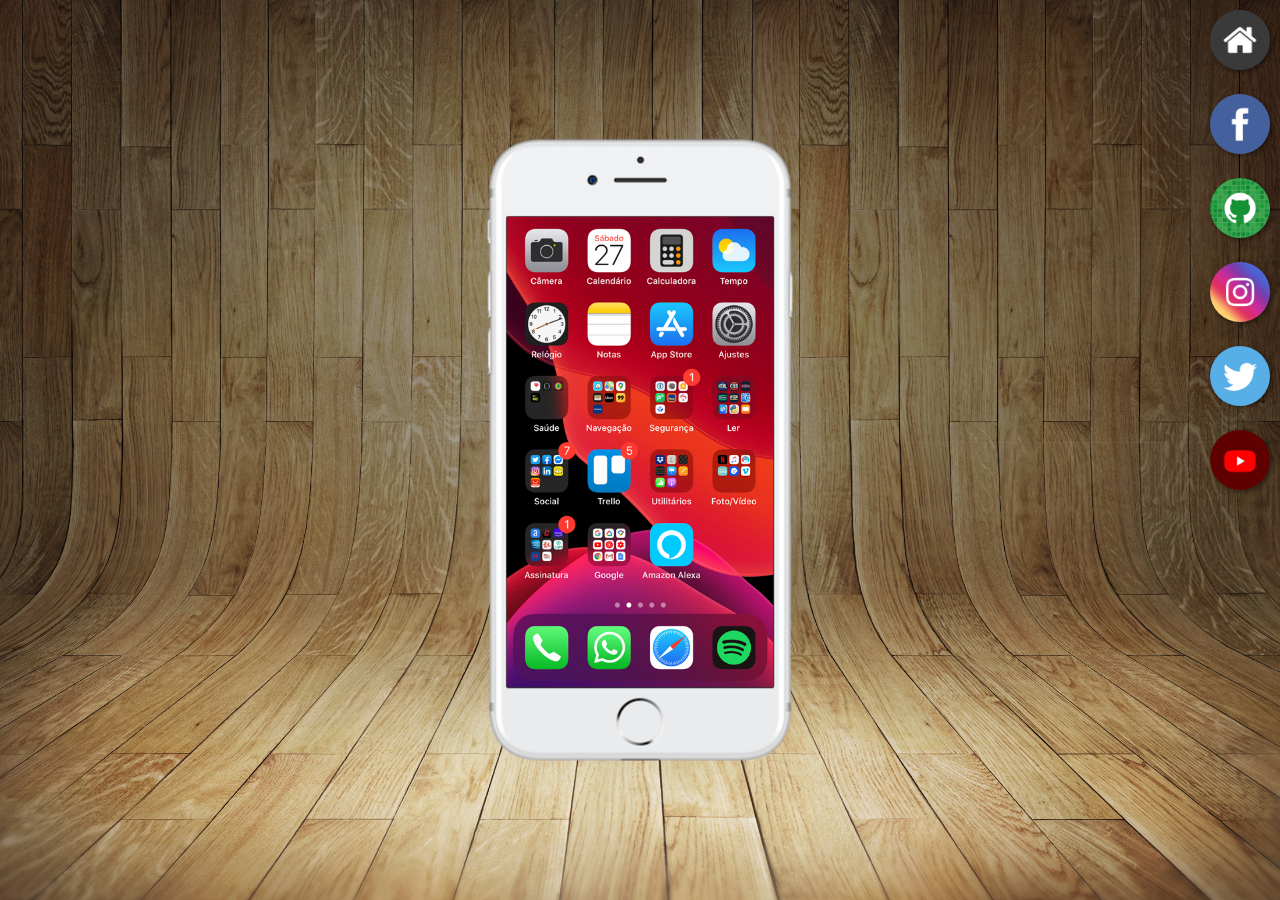
<file: index.html>
<!DOCTYPE html>
<html lang="pt-br">
<head>
    <meta charset="UTF-8">
    <meta name="viewport" content="width=device-width, initial-scale=1.0">
    <link rel="shortcut icon" href="favicon.ico" type="image/x-icon">
    <title>Projeto Redes Sociais</title>
    <link rel="stylesheet" href="estilos/style.css">
    

</head>
<body>
    <main>
        <section id="telefone">
            <iframe src="home.html" name="tela" id="tela" frameborder="0"></iframe>



        </section>
        <section id="redes-sociais">
           <a href="home.html" target="tela"><img src="imagens/logo-home.jpg" alt="home"></a><br>
           <a href="facebook.html" target="tela"><img src="imagens/logo-facebook.jpg" alt="fabebook"></a><br>
           <a href="github.html" target="tela"><img src="imagens/logo-github.jpg" alt="github"></a><br>
           <a href="instagram.html" target="tela"><img src="imagens/logo-instagram.jpg" alt="instagram"></a><br>
           <a href="x.html" target="tela"><img src="imagens/logo-twitter.jpg" alt="twitter"></a><br>
           <a href="youtube.html" target="tela"><img src="imagens/logo-youtube.jpg" alt="youtube"></a><br>

        </section>
            
            
    </main>


    
   
    


</body>
</html>
</file>
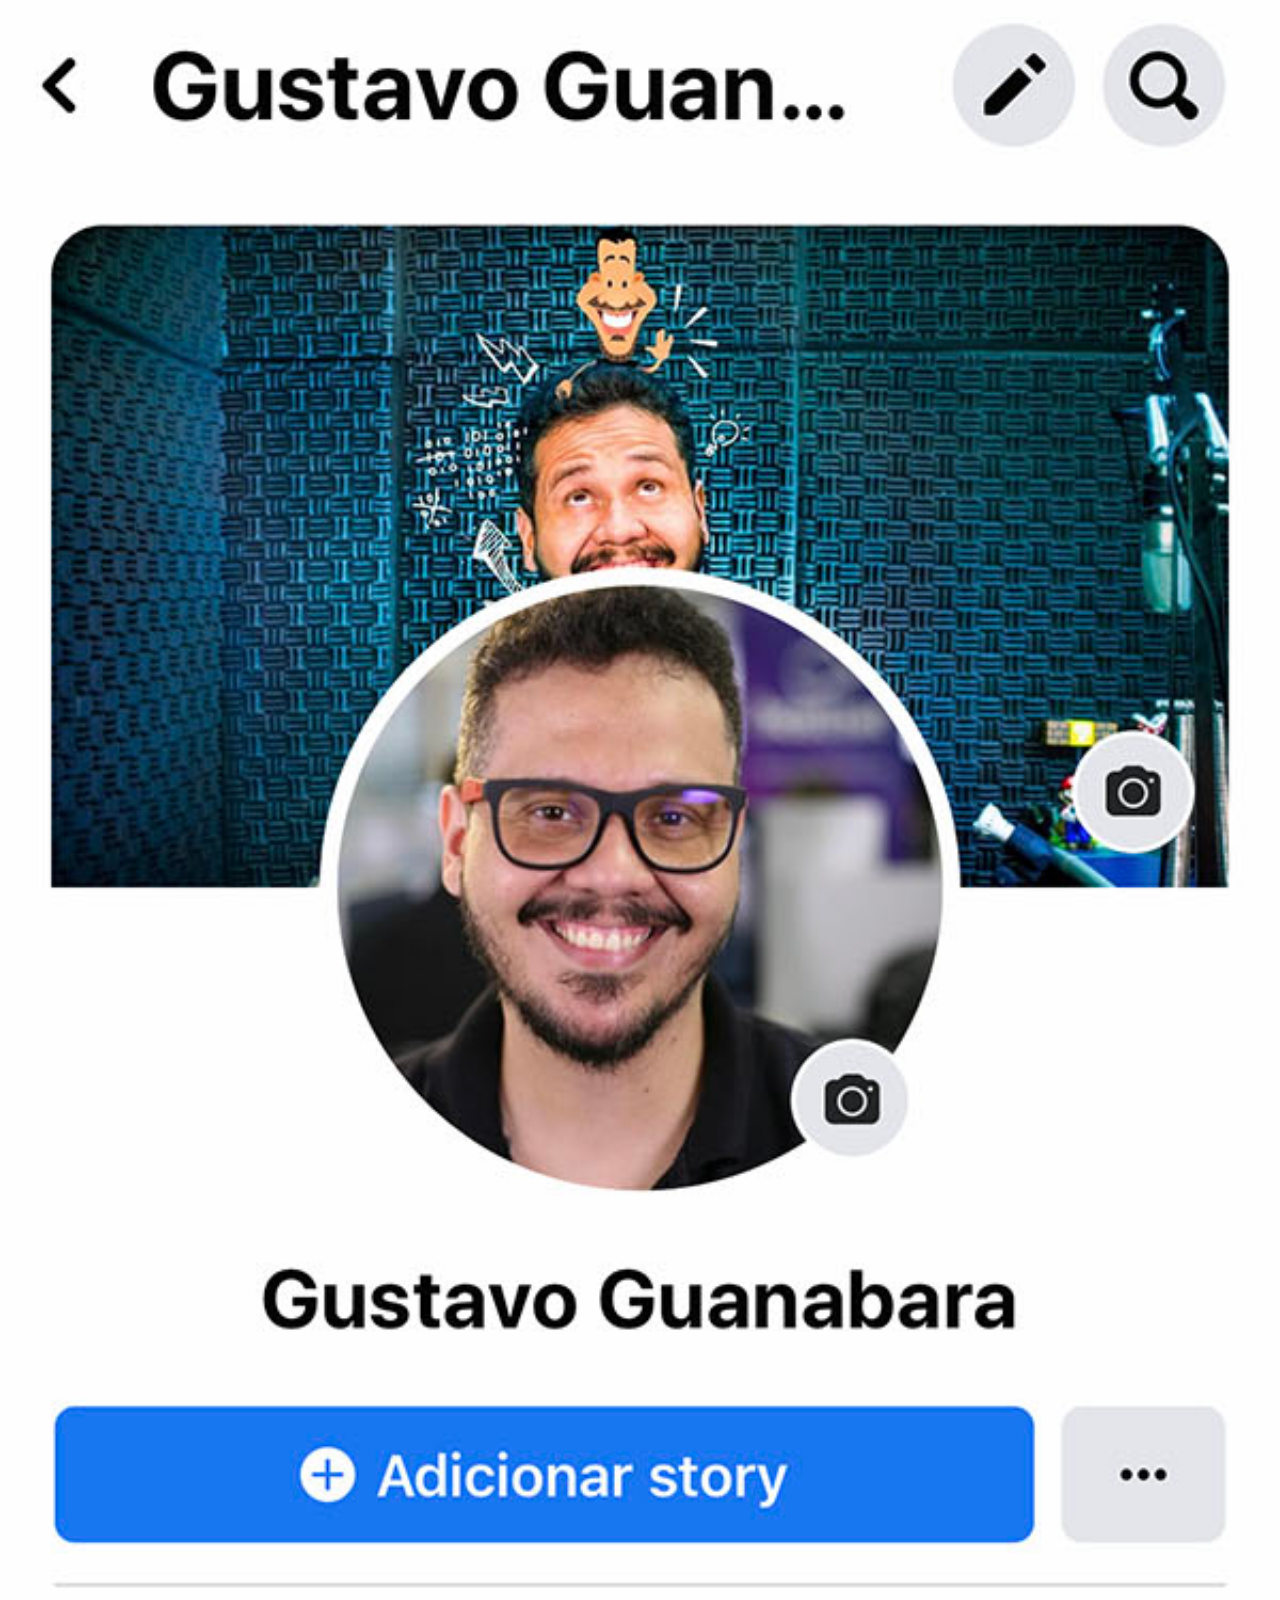
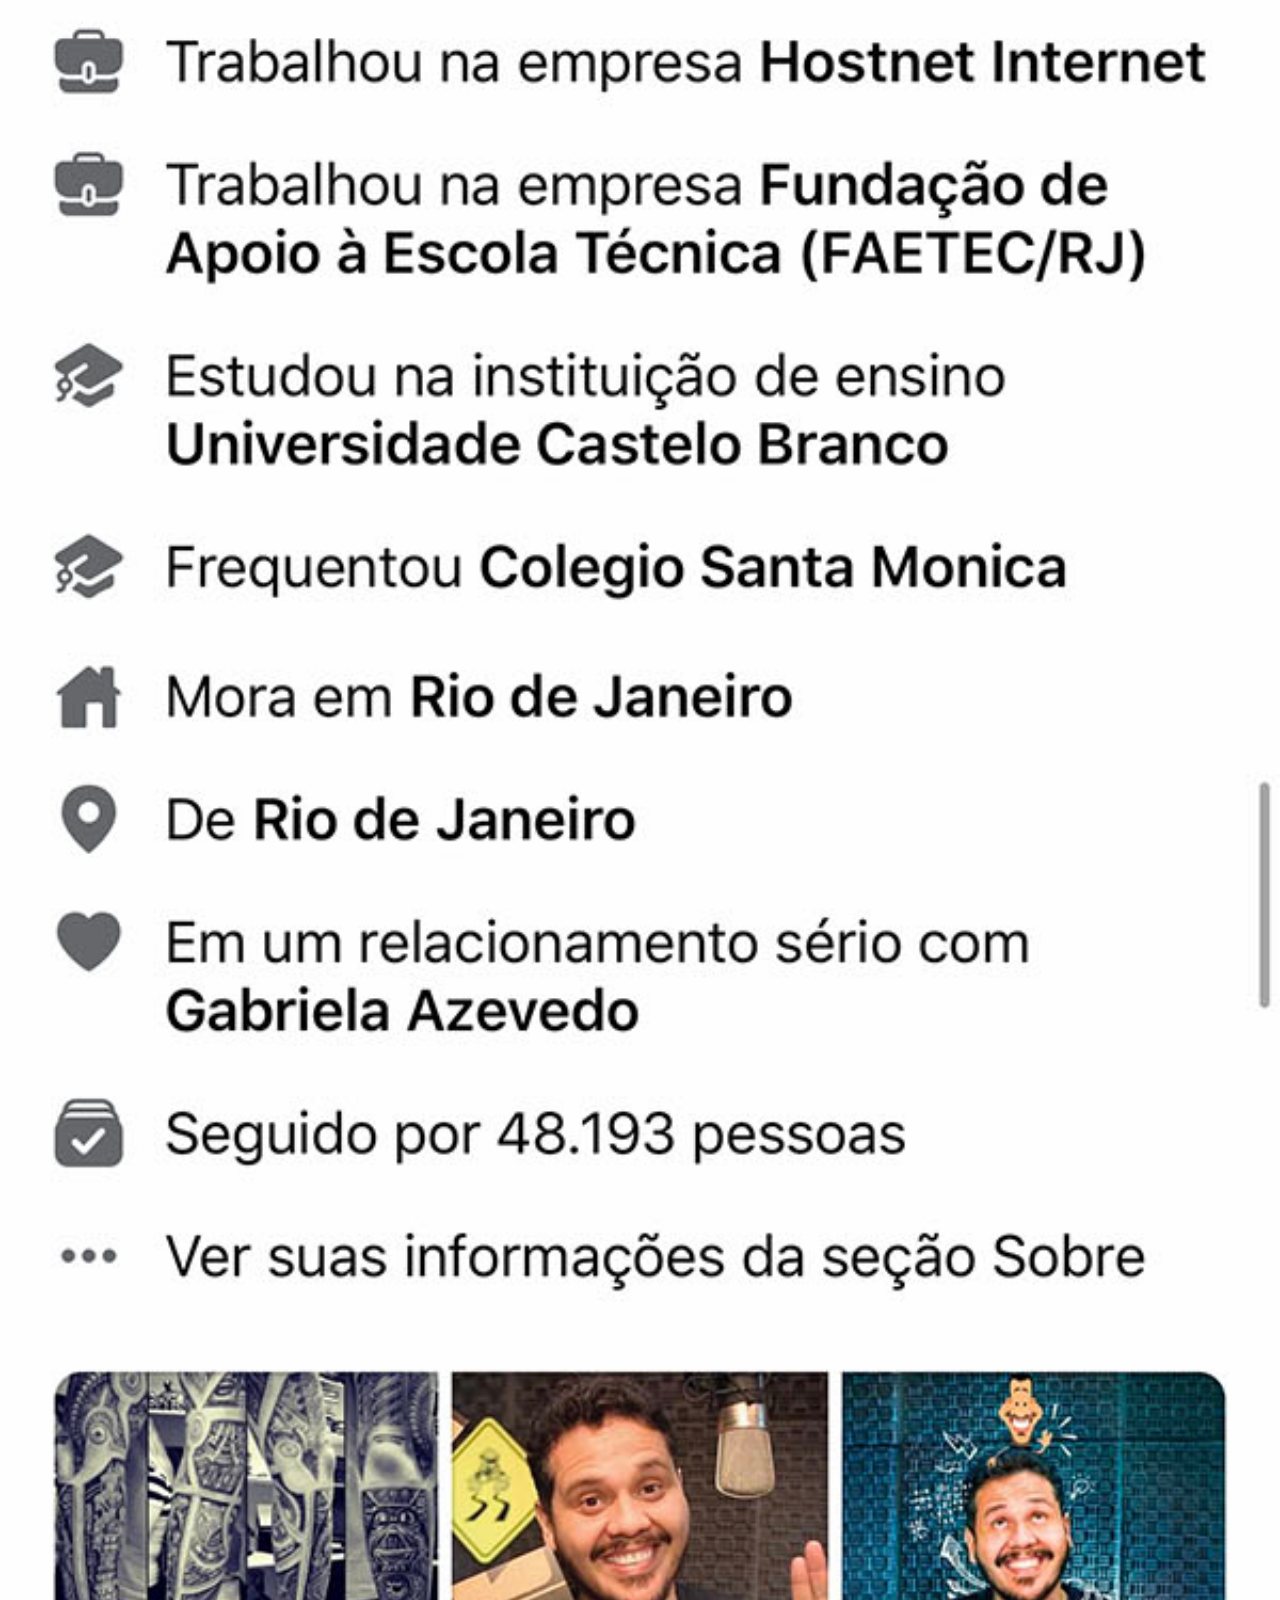
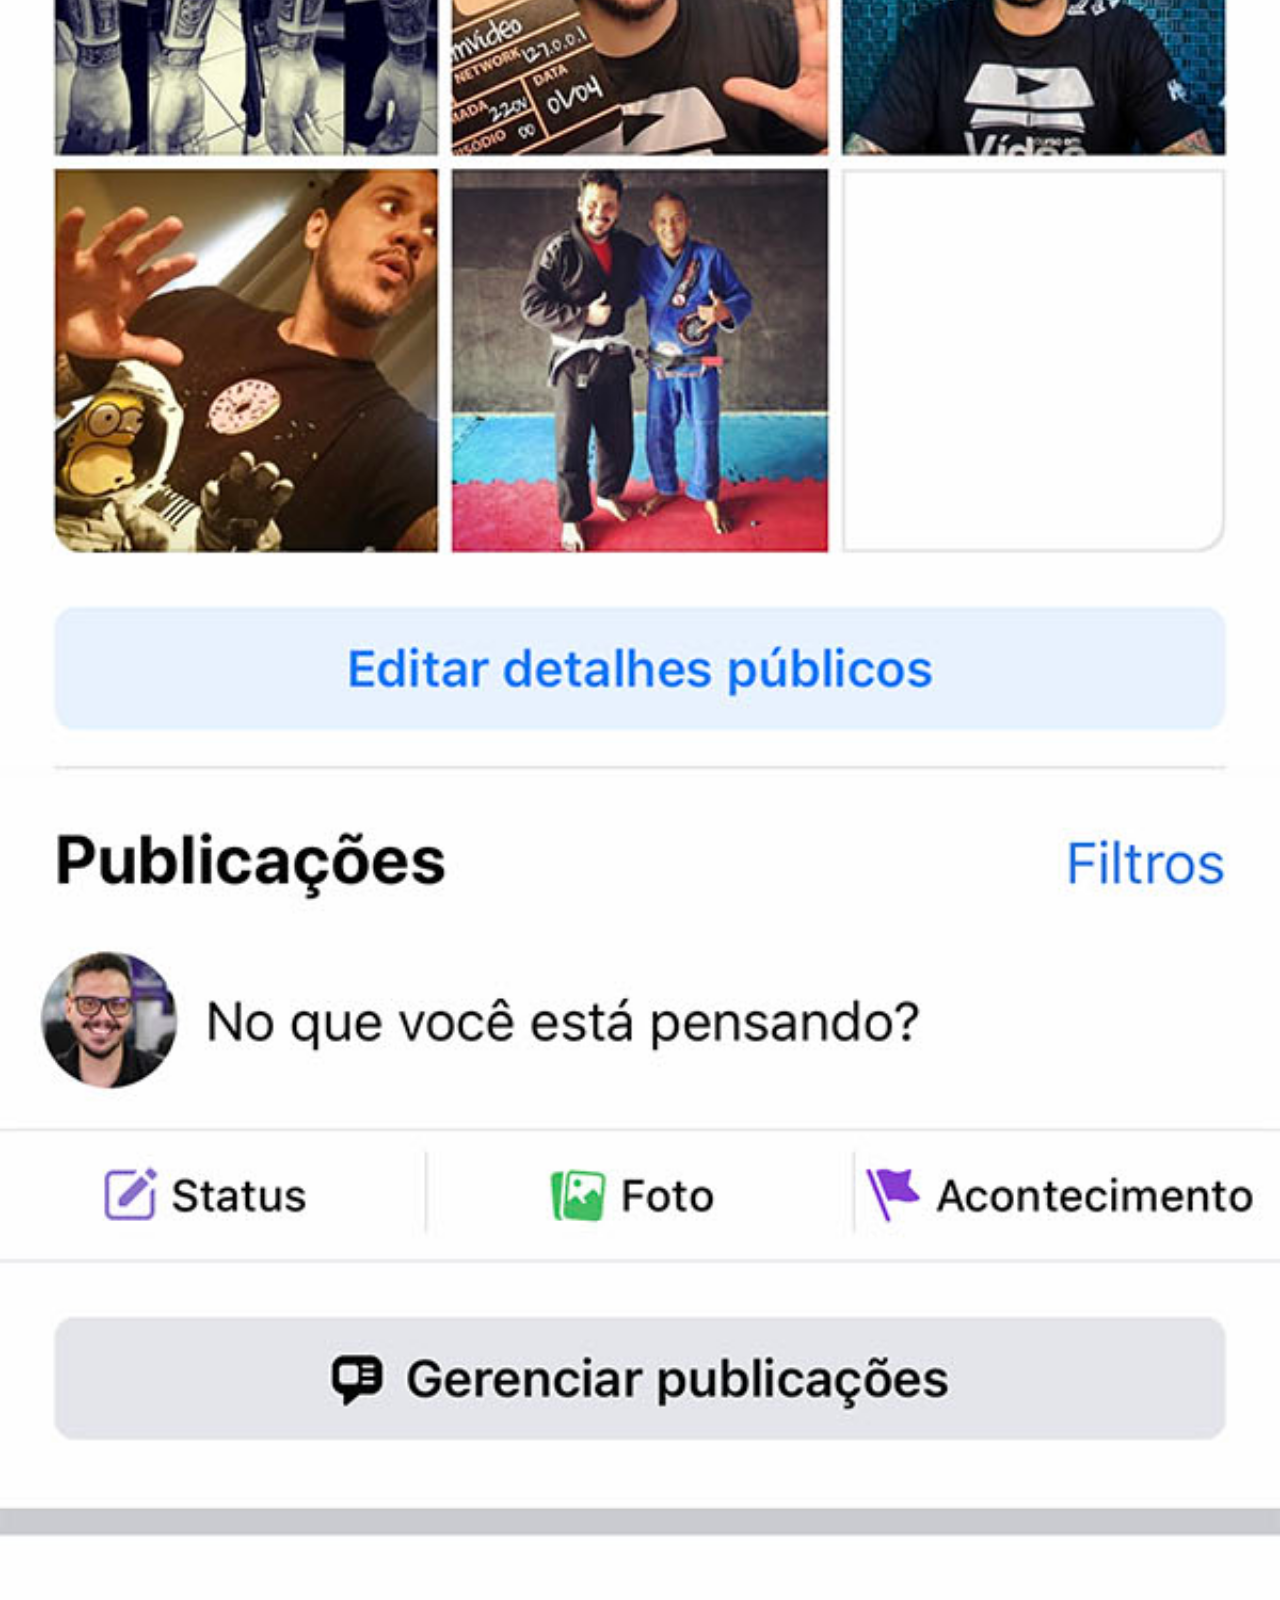
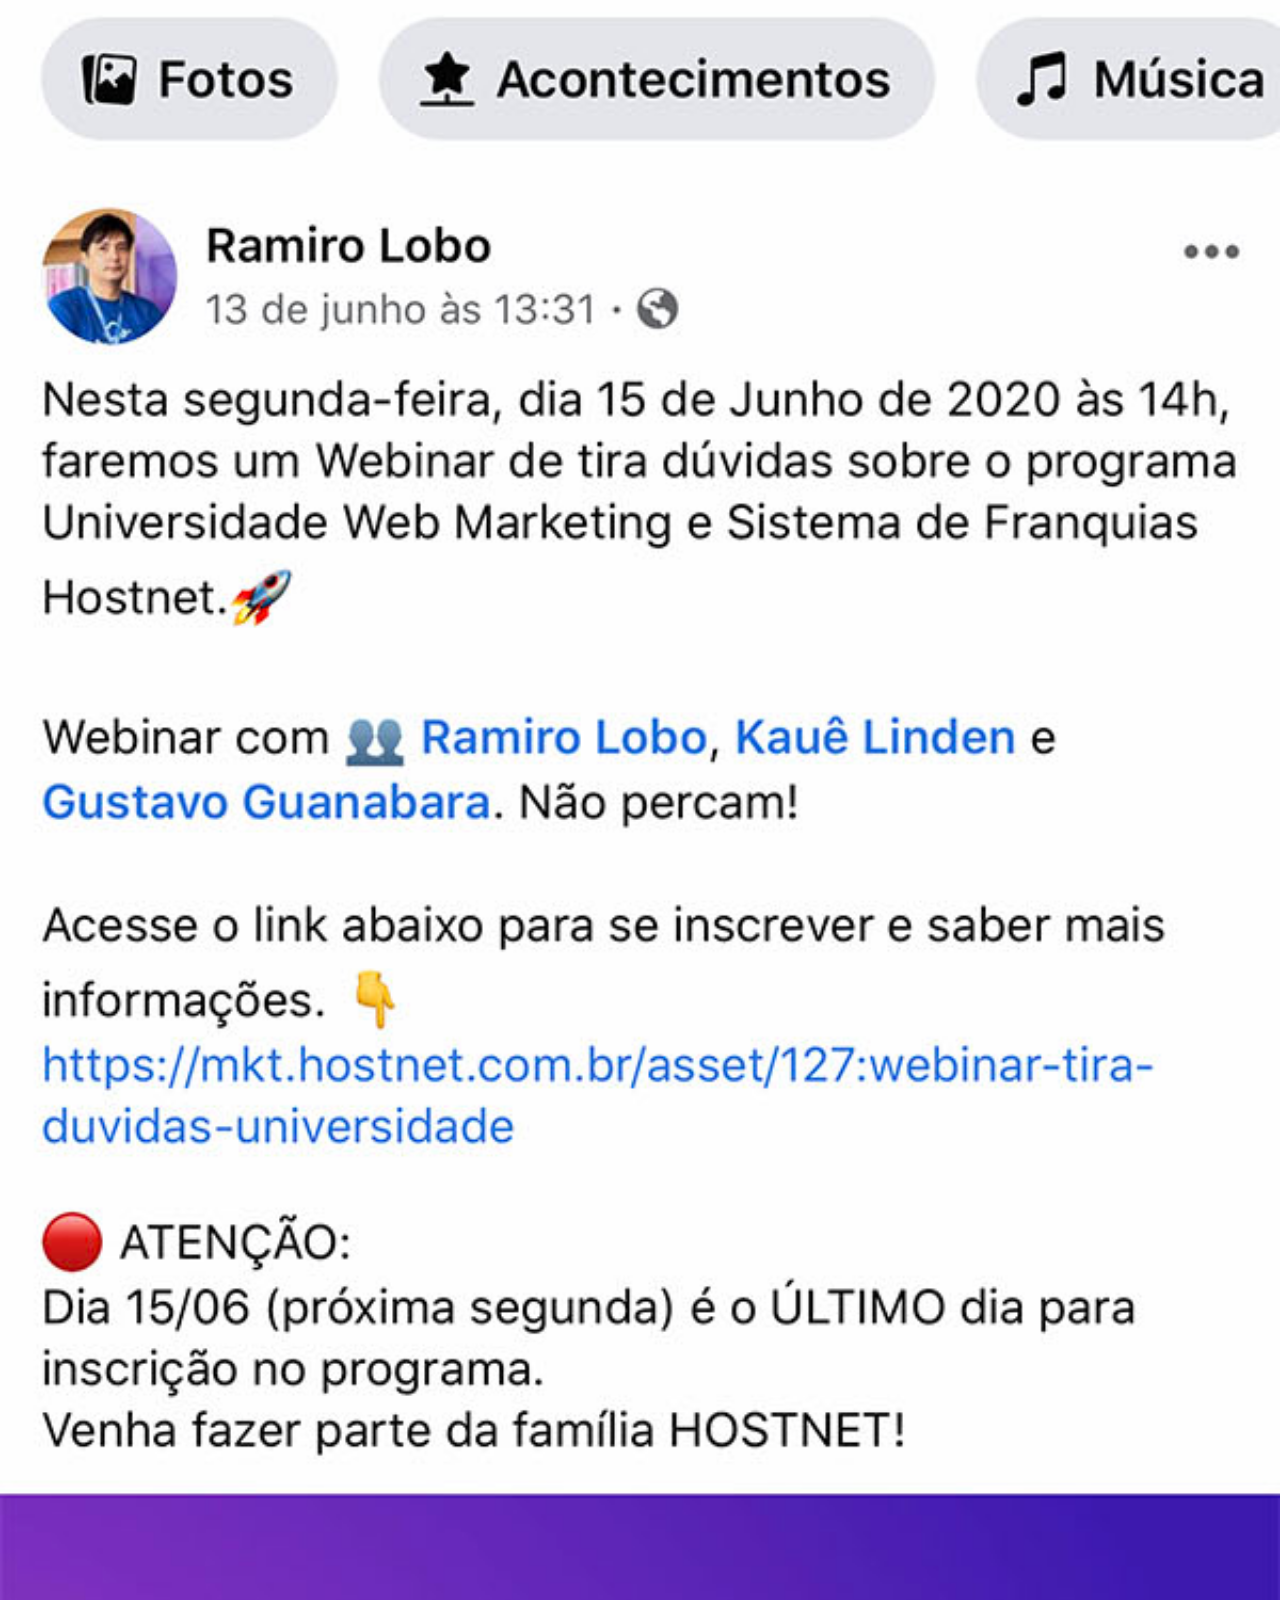
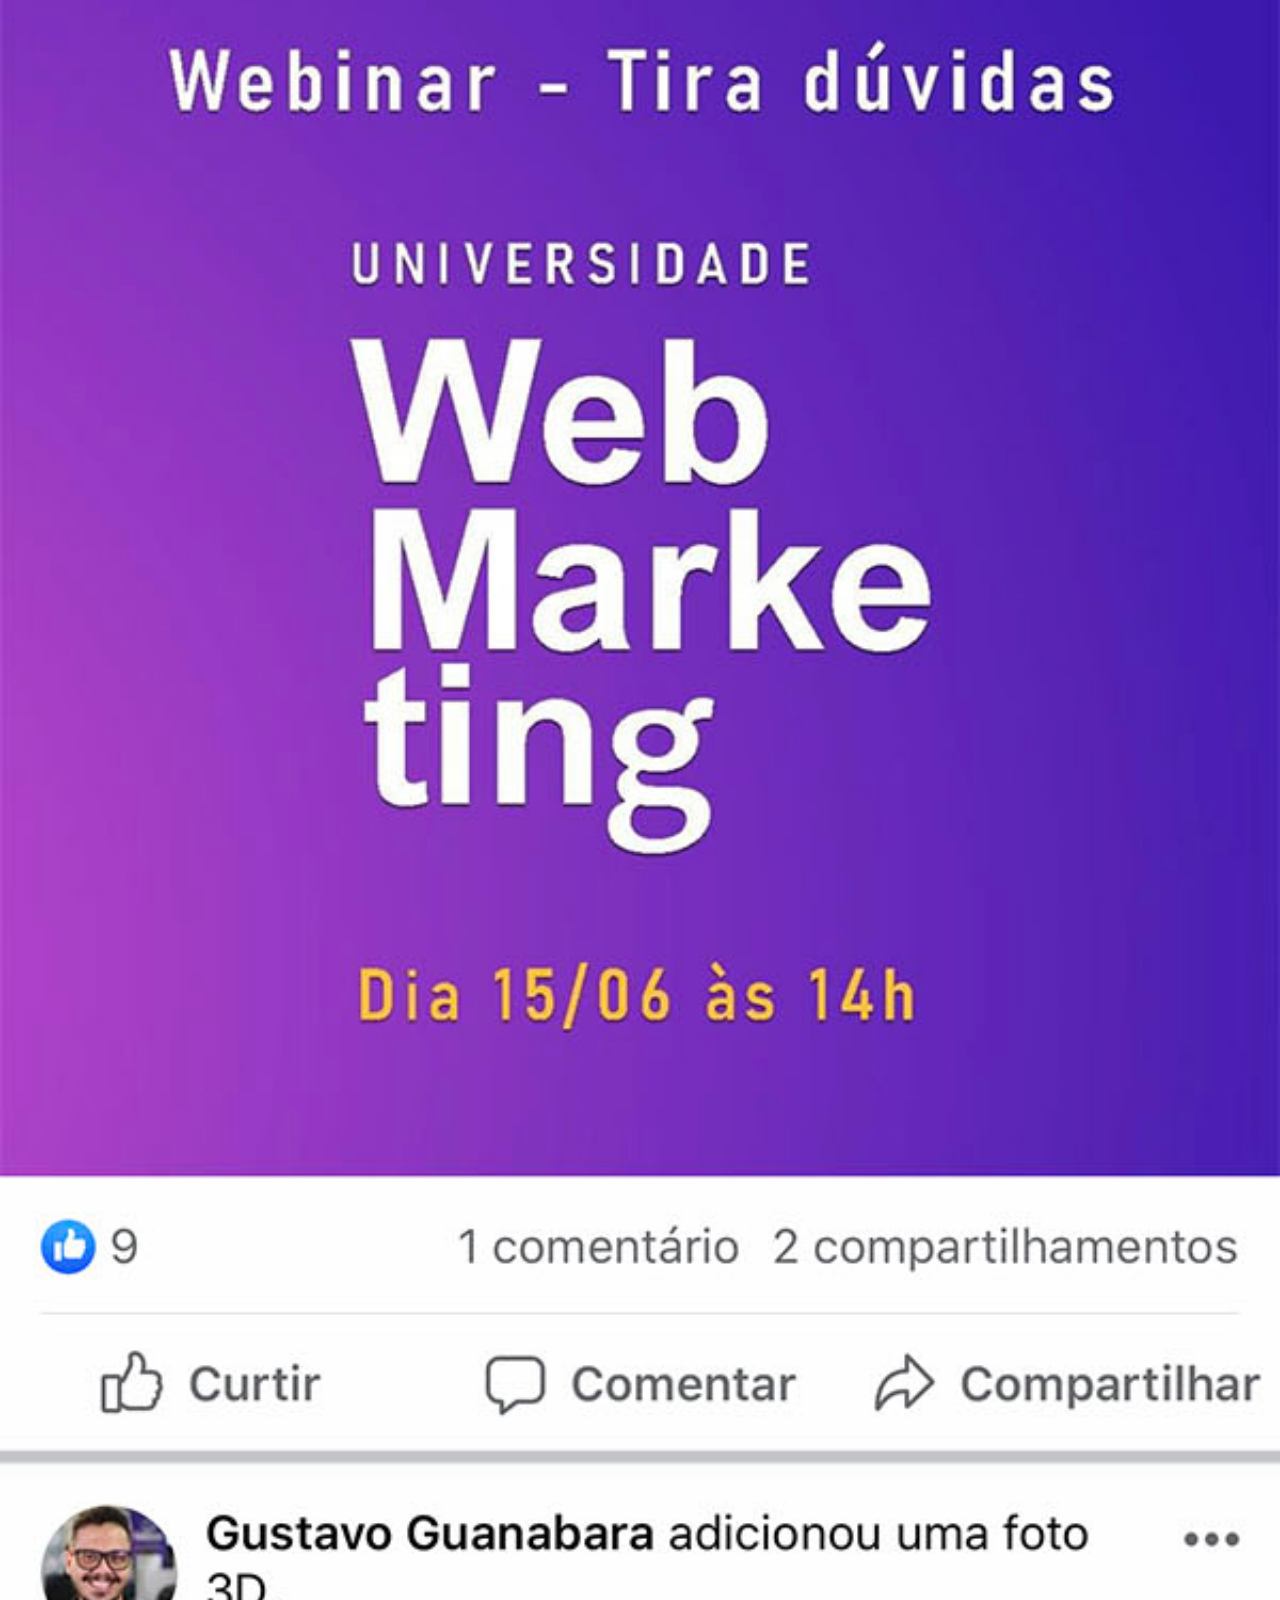
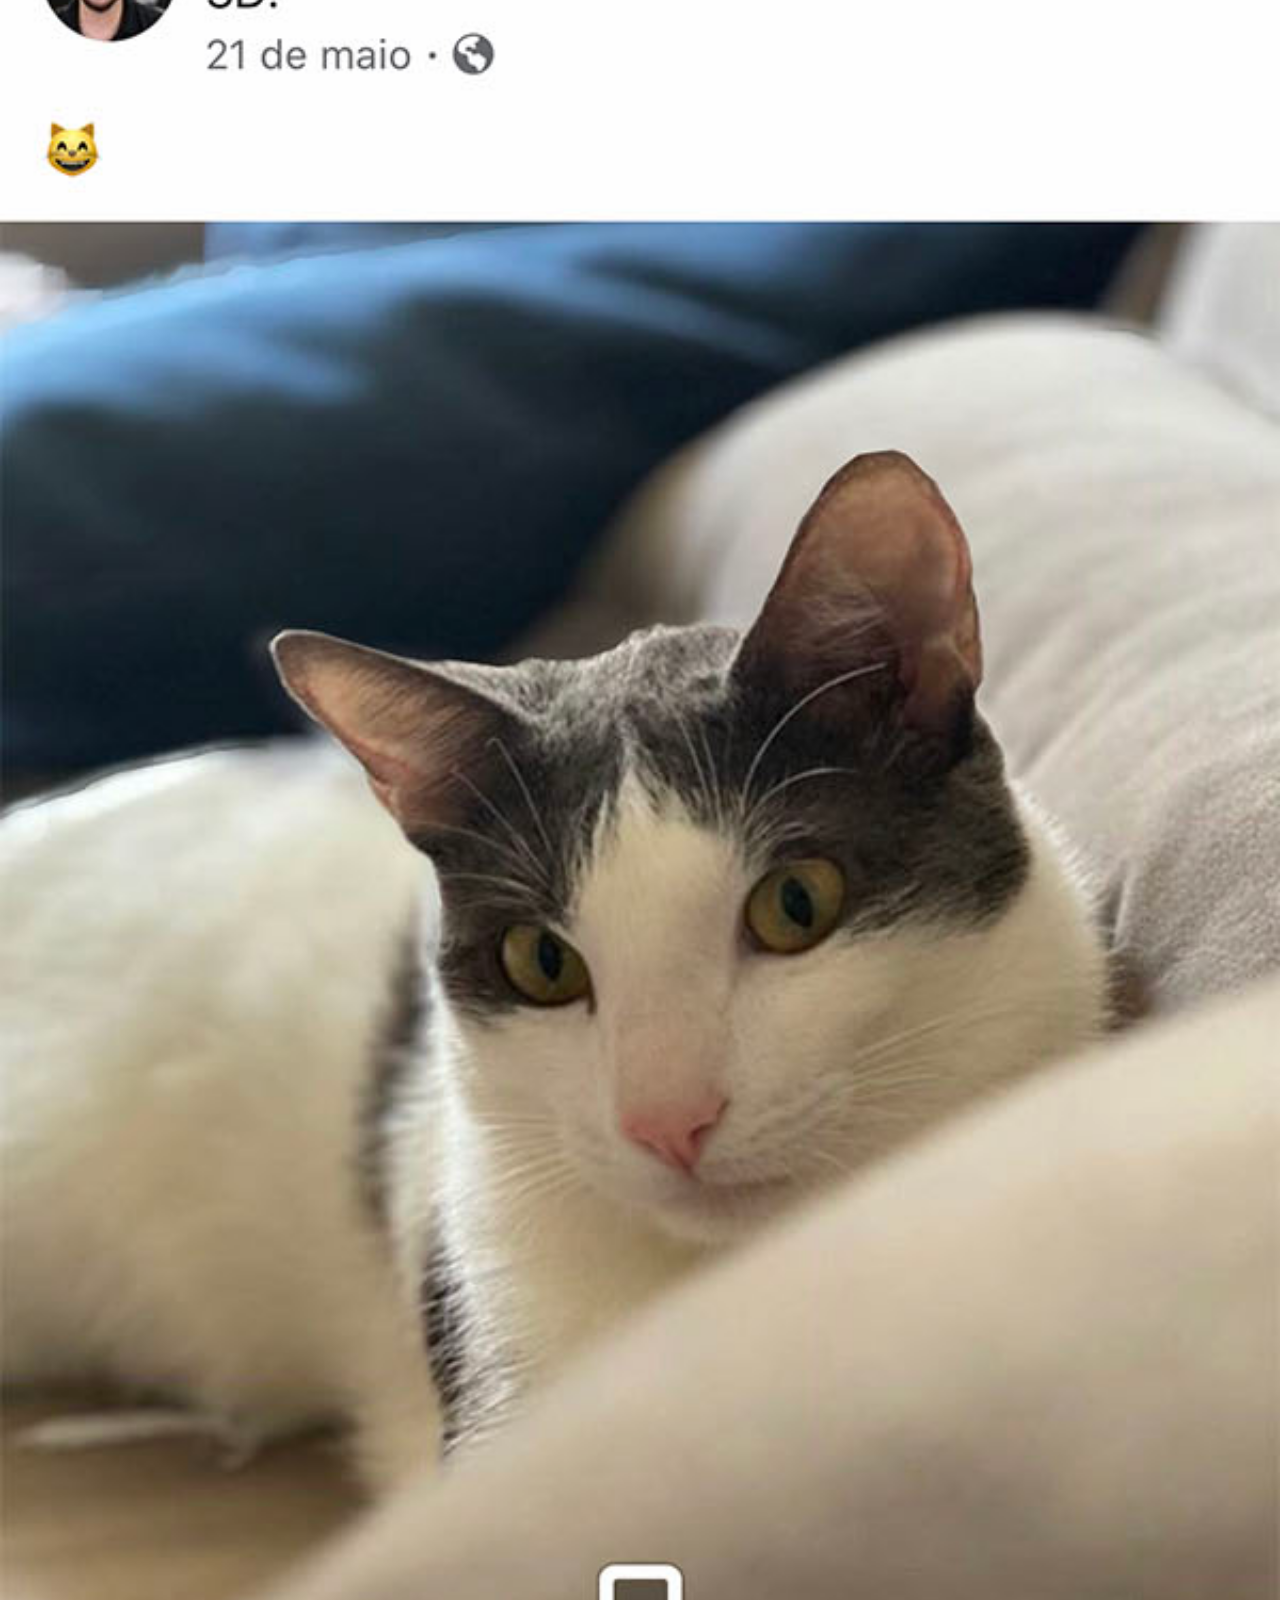
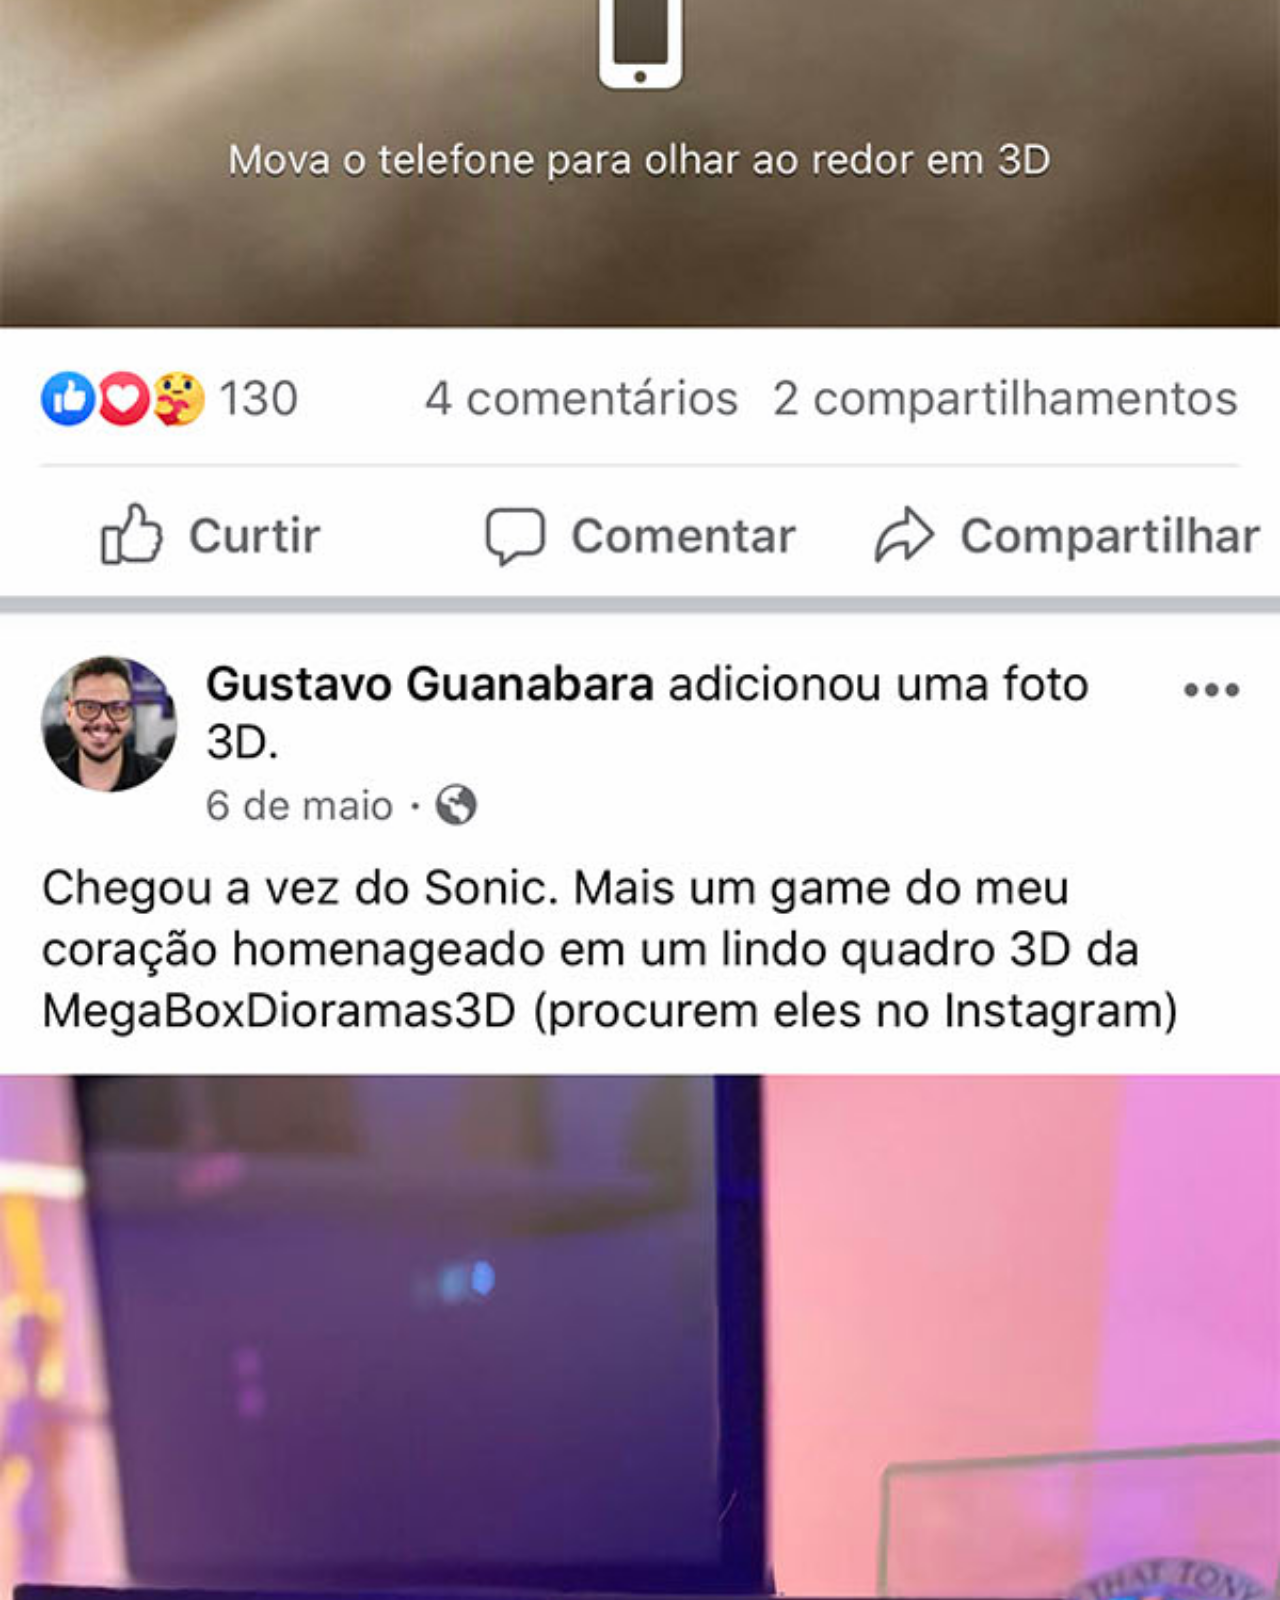
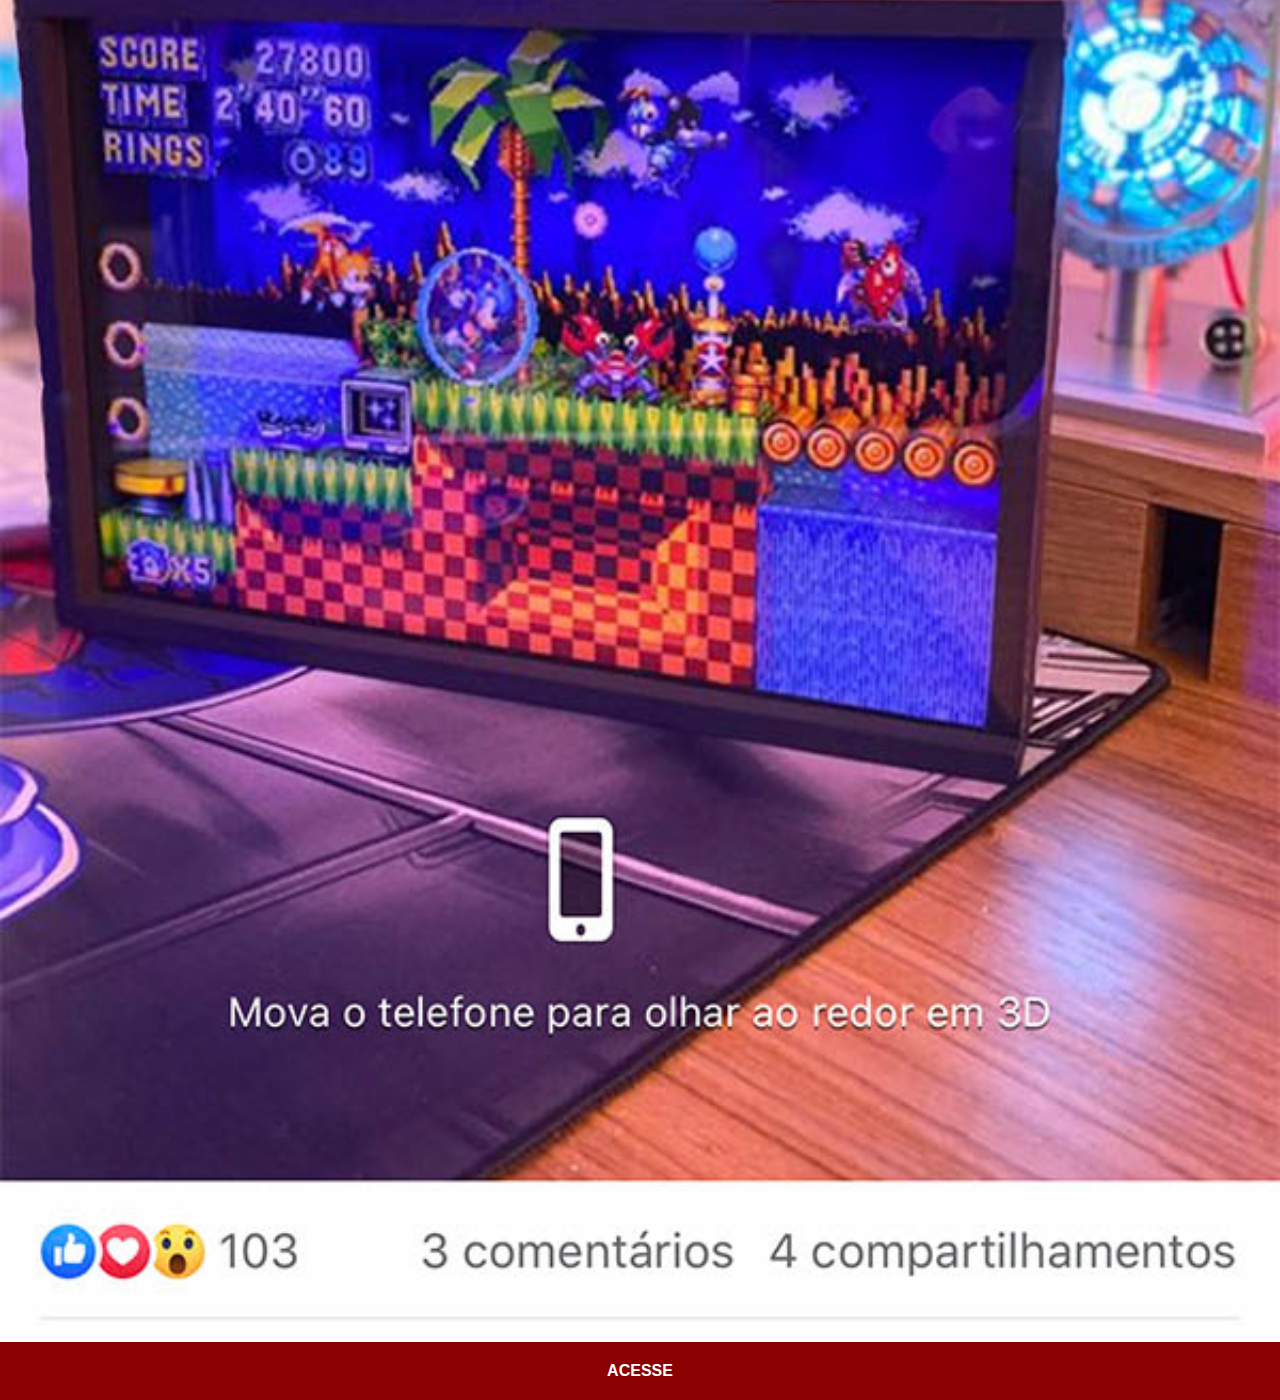
<file: facebook.html>
<!DOCTYPE html>
<html lang="pt-br">
<head>
    <meta charset="UTF-8">
    <meta name="viewport" content="width=device-width, initial-scale=1.0">
    <title>Facebook</title>
    <link rel="stylesheet" href="estilos/social.css">
</head>
<body>
    <img src="imagens/tela-facebook.jpg" alt="face">
    <a href="https://www.facebook.com/edson.junior.971303" target="_blank">ACESSE</a>
    
</body>
</html>
</file>
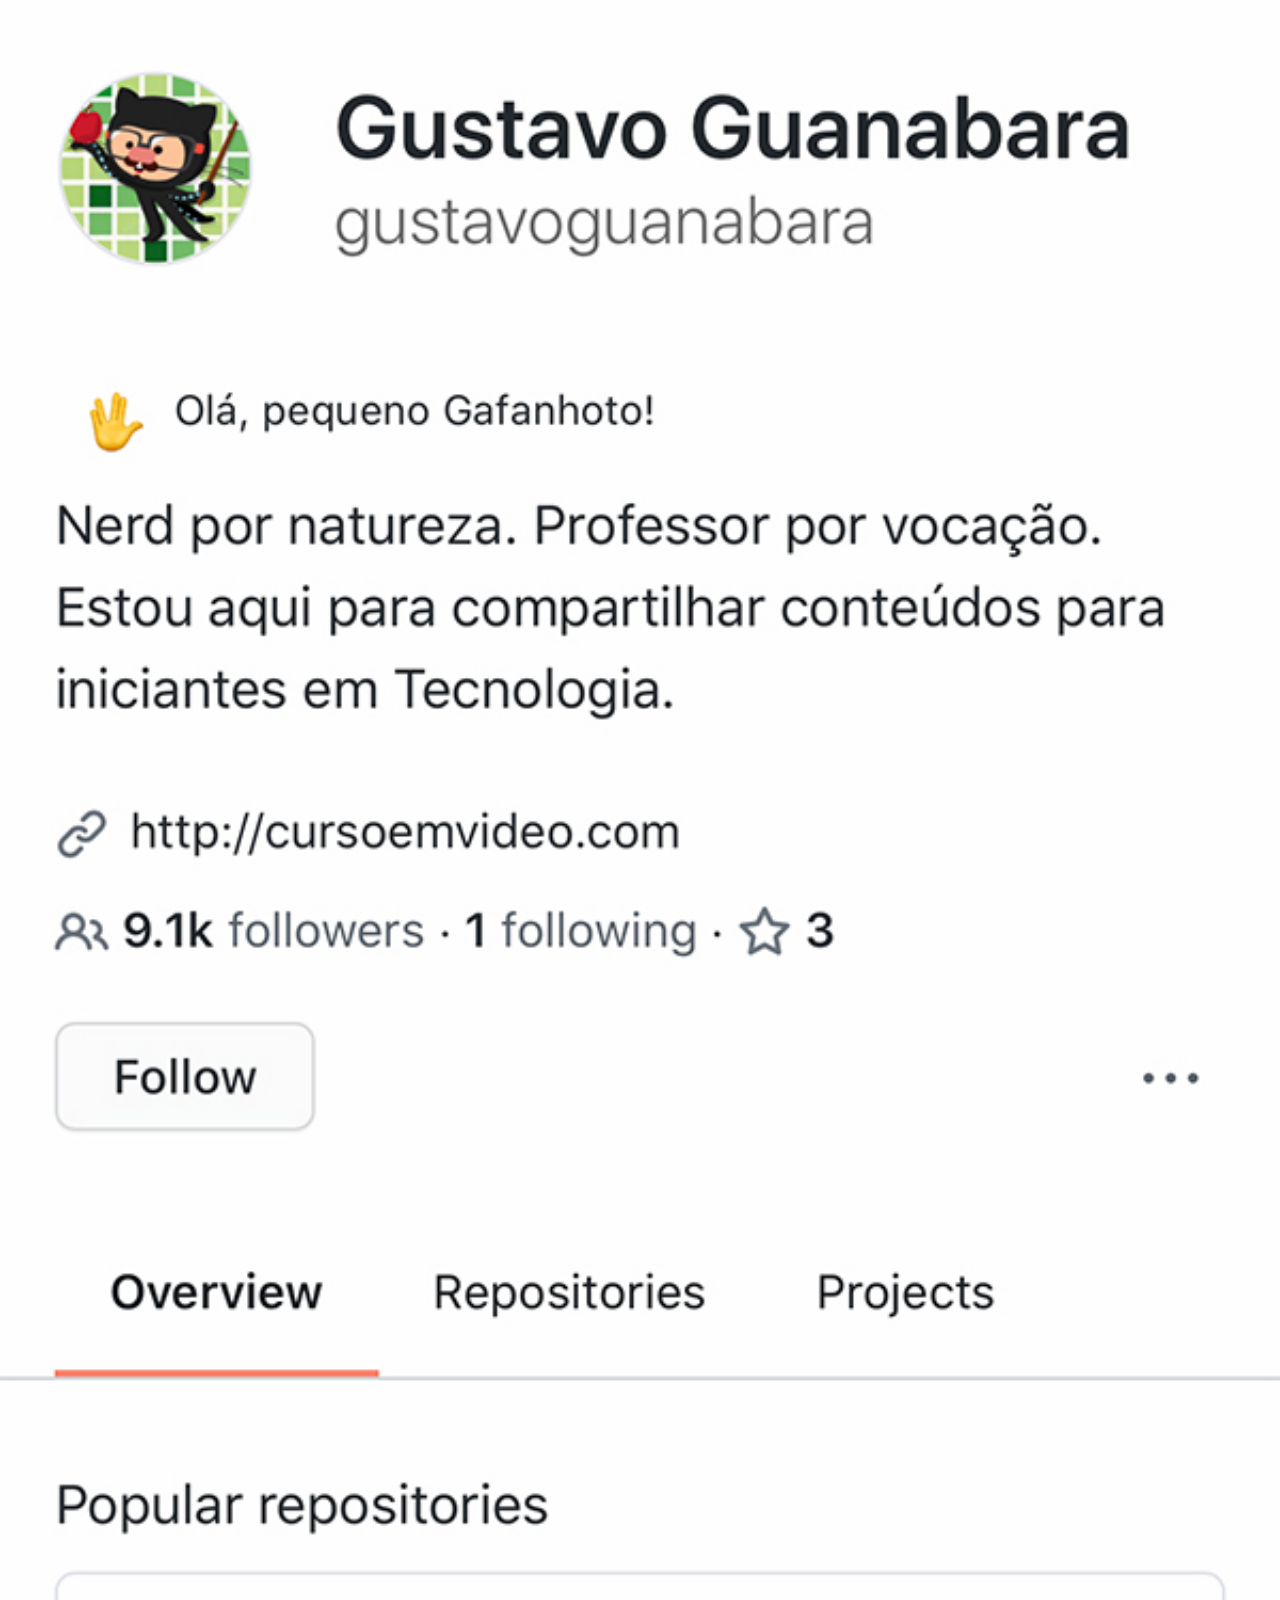
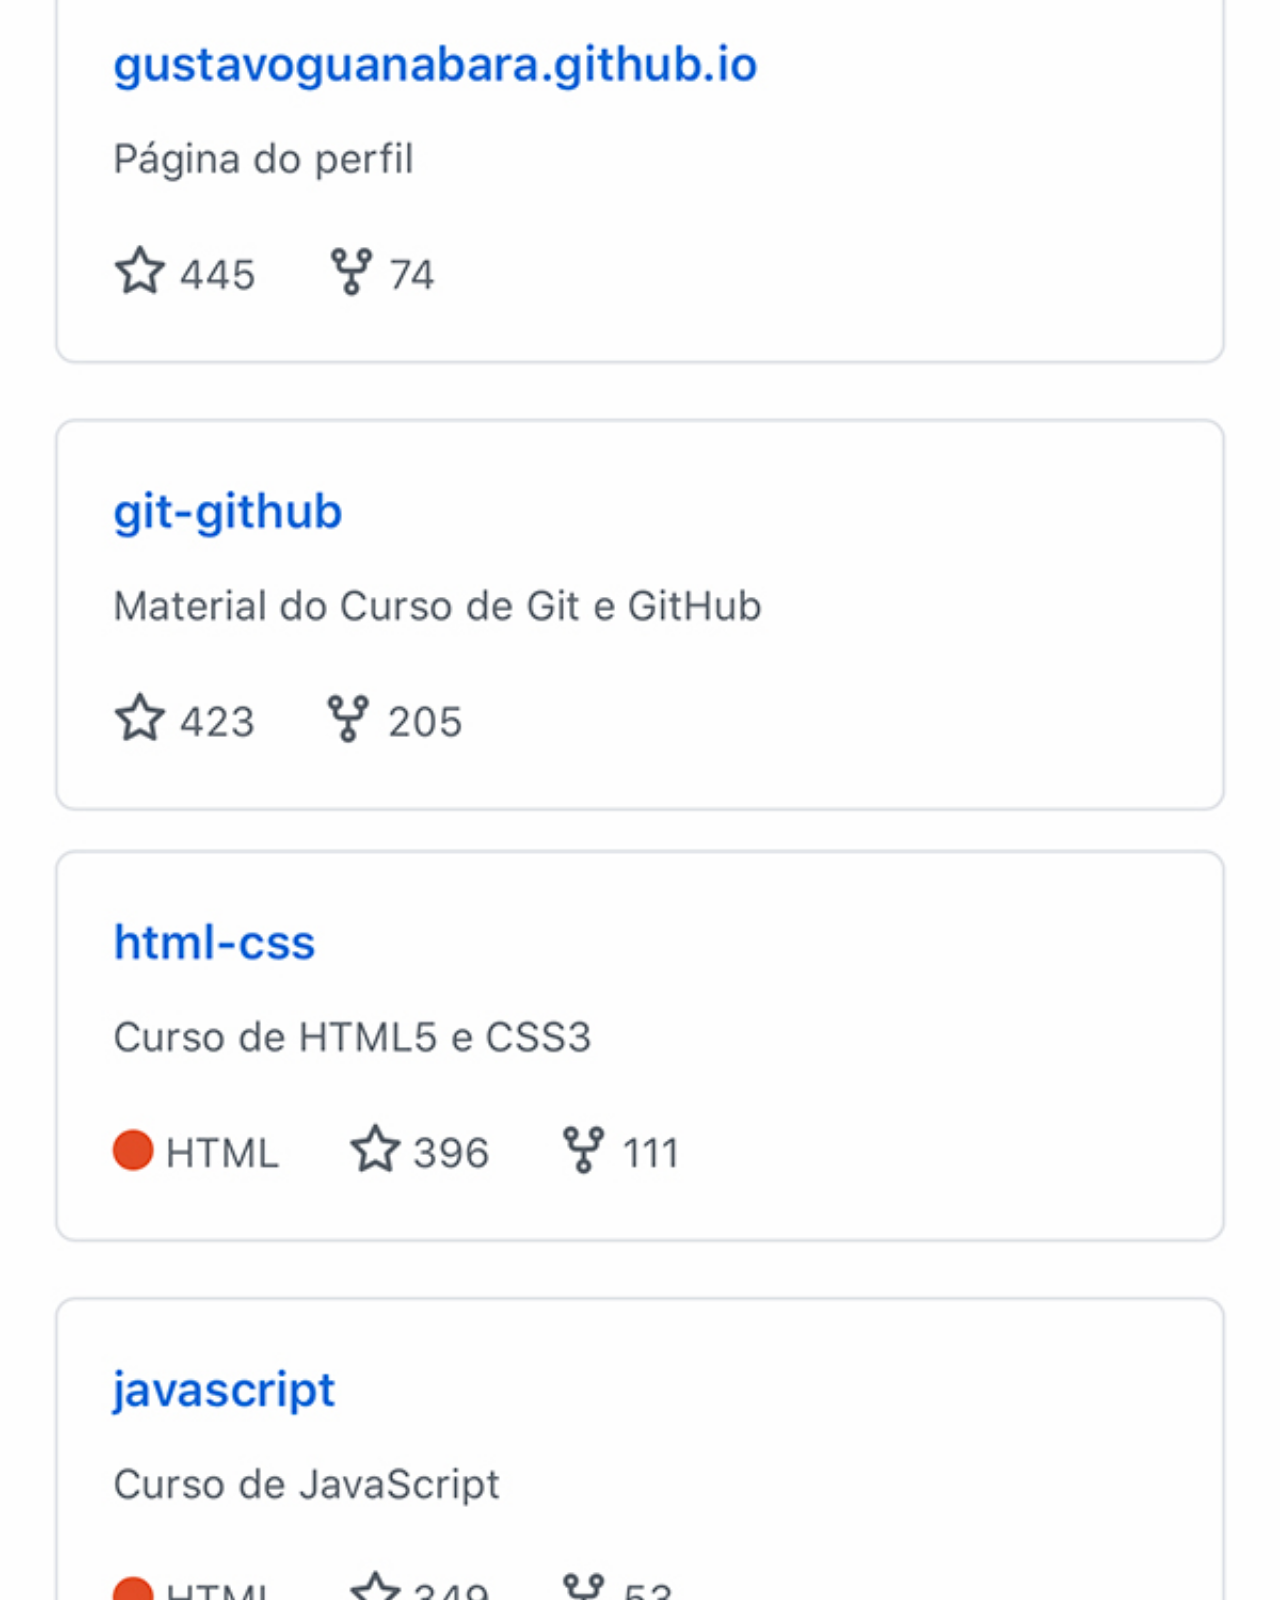
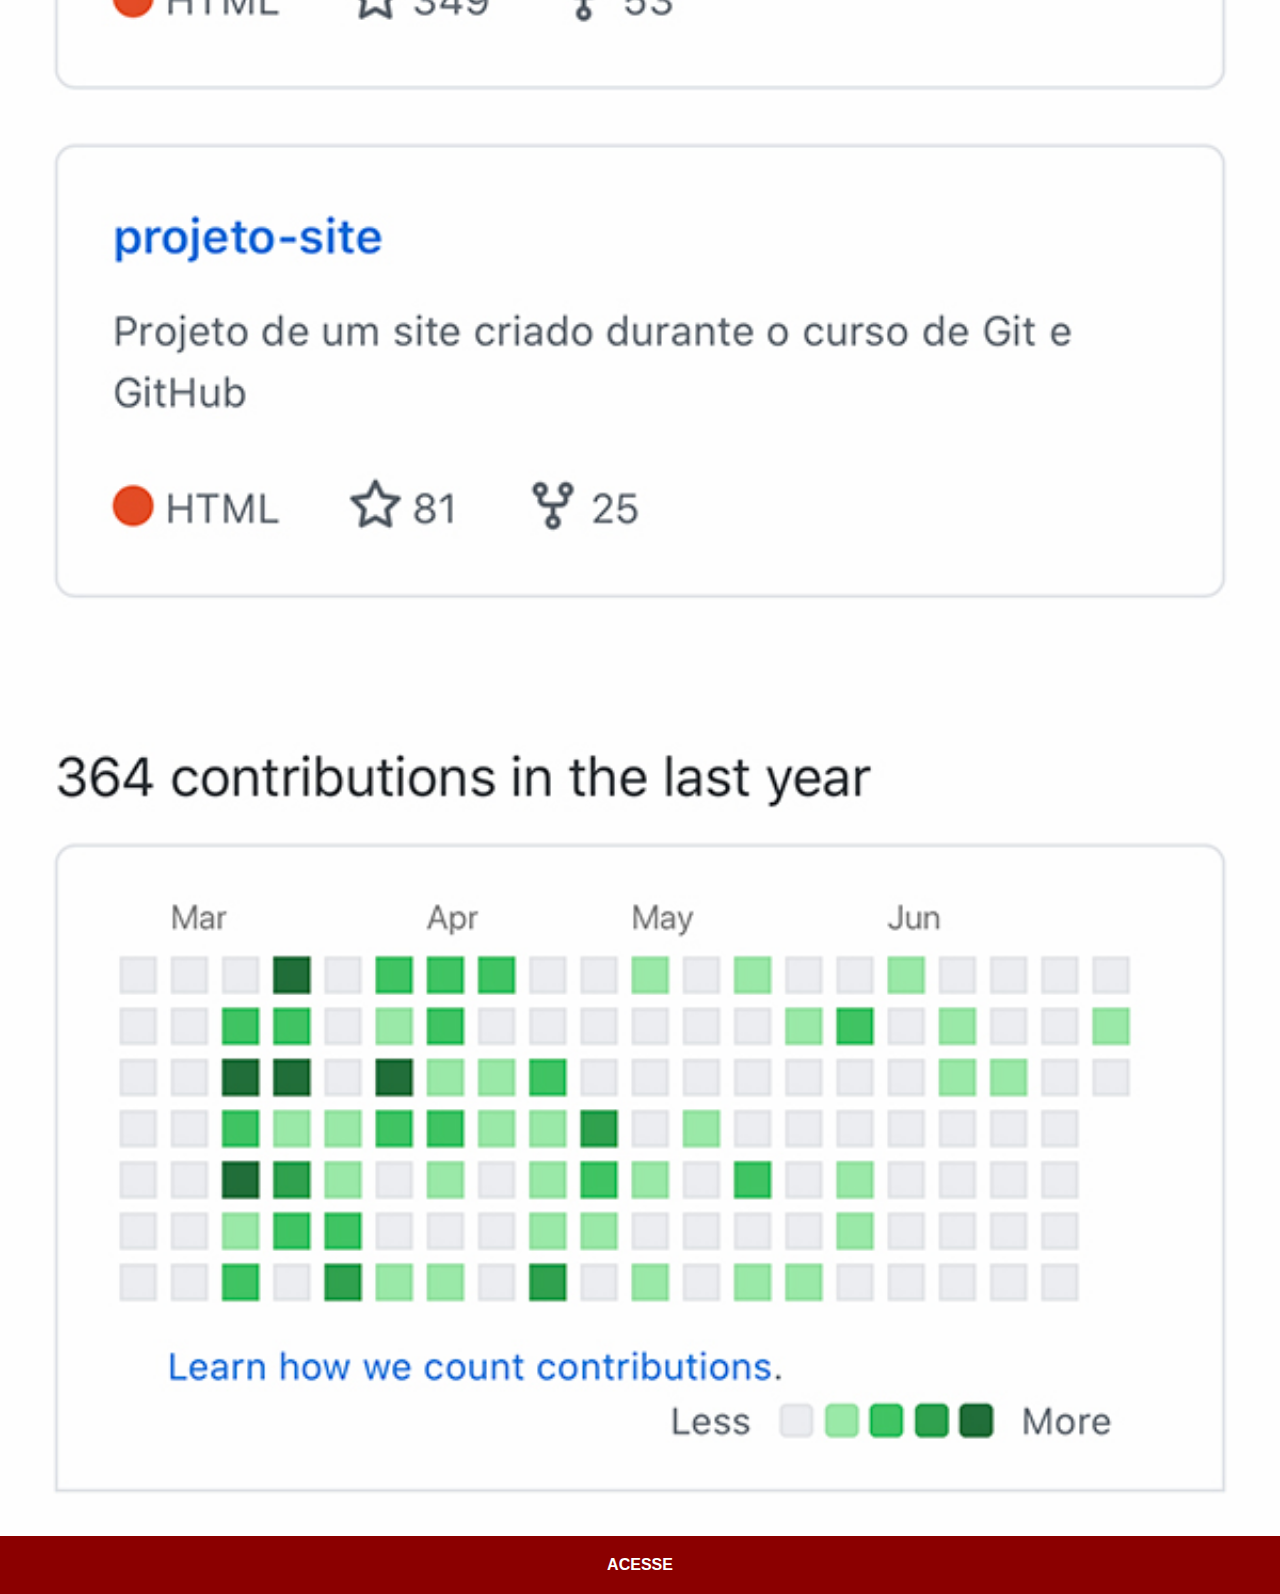
<file: github.html>
<!DOCTYPE html>
<html lang="pt-br">
<head>
    <meta charset="UTF-8">
    <meta name="viewport" content="width=device-width, initial-scale=1.0">
    <title>GitHub</title>
    <link rel="stylesheet" href="estilos/social.css">
</head>
<body>
    <img src="imagens/tela-github.jpg" alt="github">
    <a href="https://github.com/EdsonSizenando?tab=repositories" target="_blank">ACESSE</a>
    
</body>
</html>
</file>
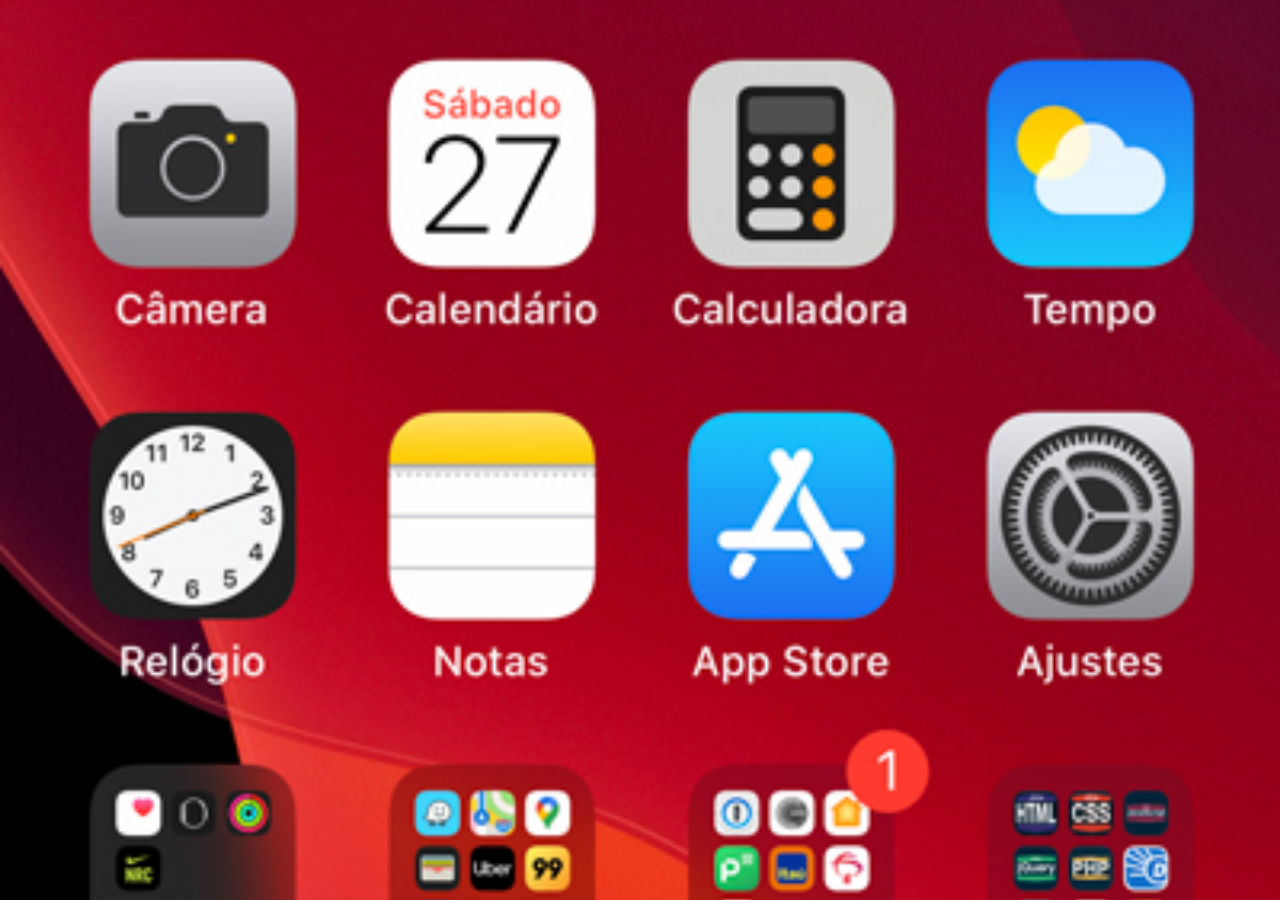
<file: home.html>
<!DOCTYPE html>
<html lang="pt-br">
<head>
    <meta charset="UTF-8">
    <meta name="viewport" content="width=device-width, initial-scale=1.0">
    <title>home</title>
    <style>
        *{
            margin: 0px;
            padding: 0px;
        }
        body{
            height: 100vh;
            width: 100vw;
            background: black url('imagens/tela-home.jpg')no-repeat top center;
            background-size: cover;
        }
    </style>
</head>
<body>
    
</body>
</html>
</file>
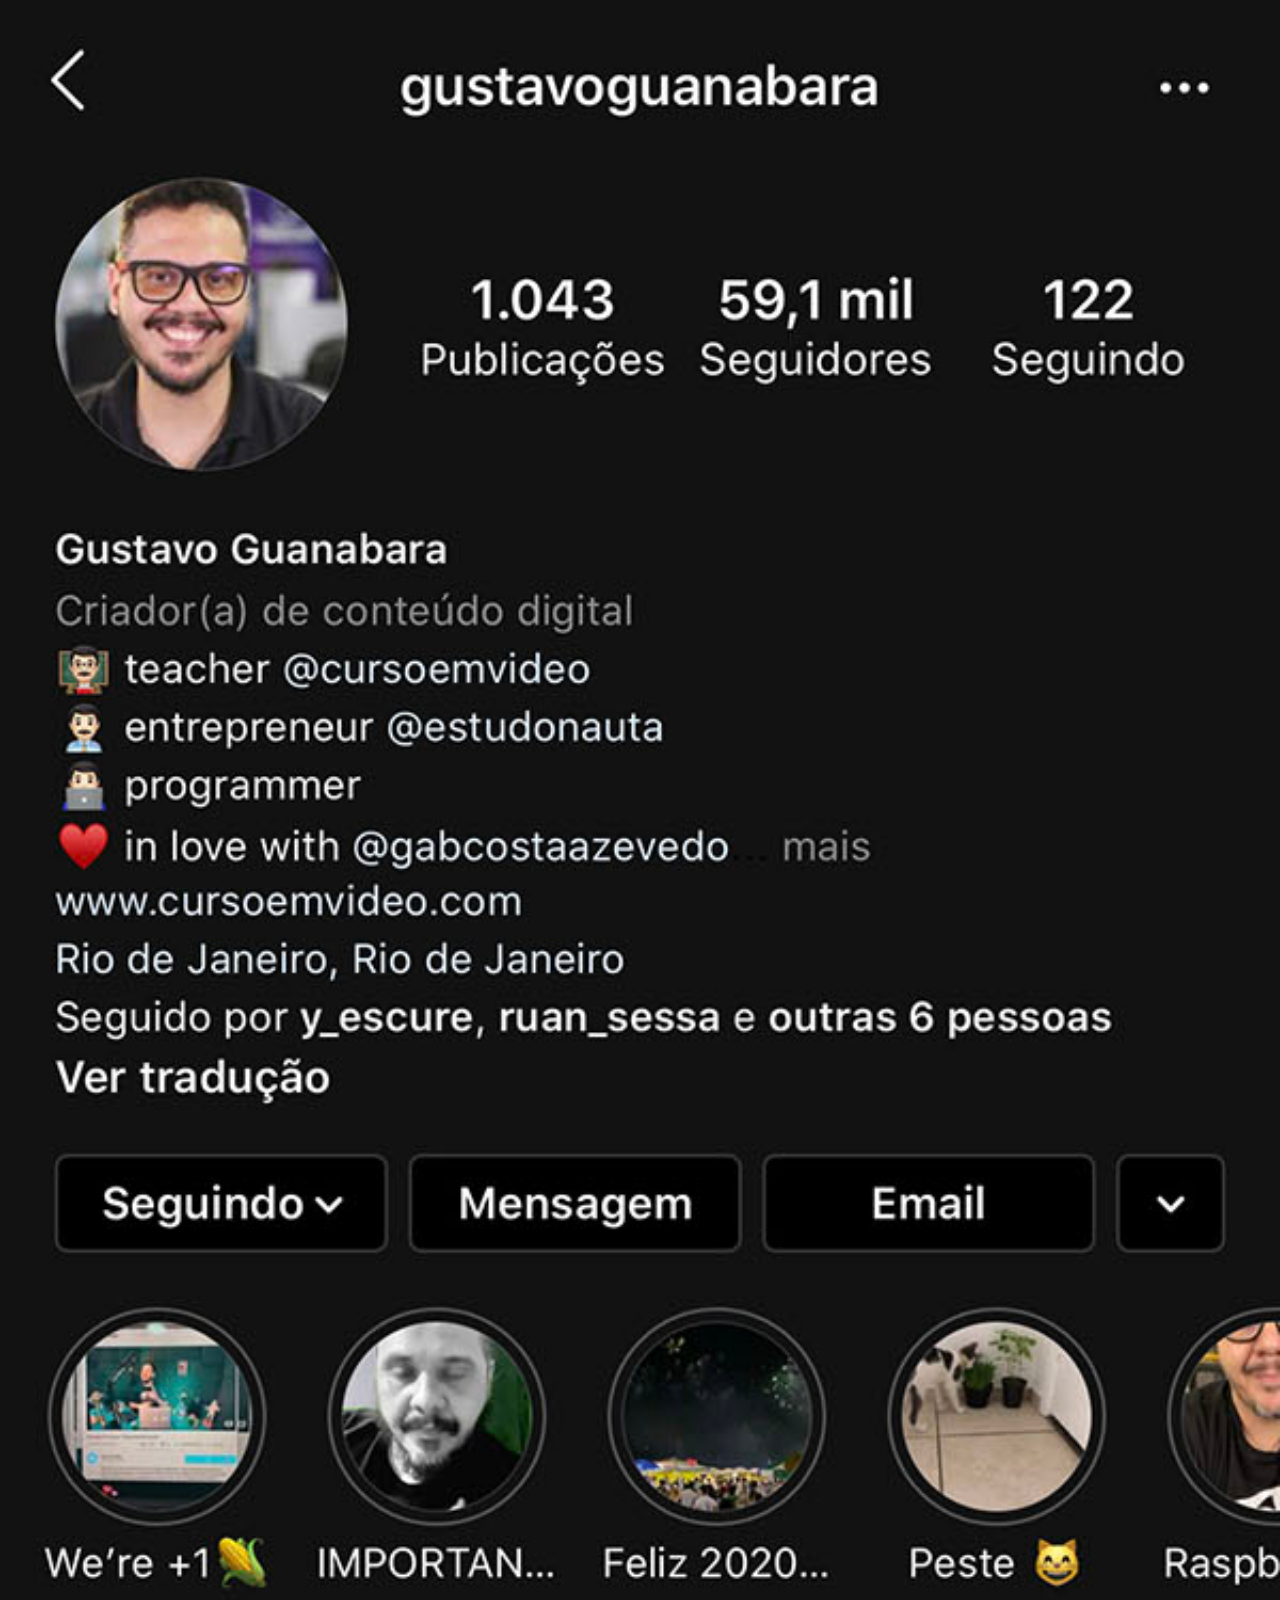
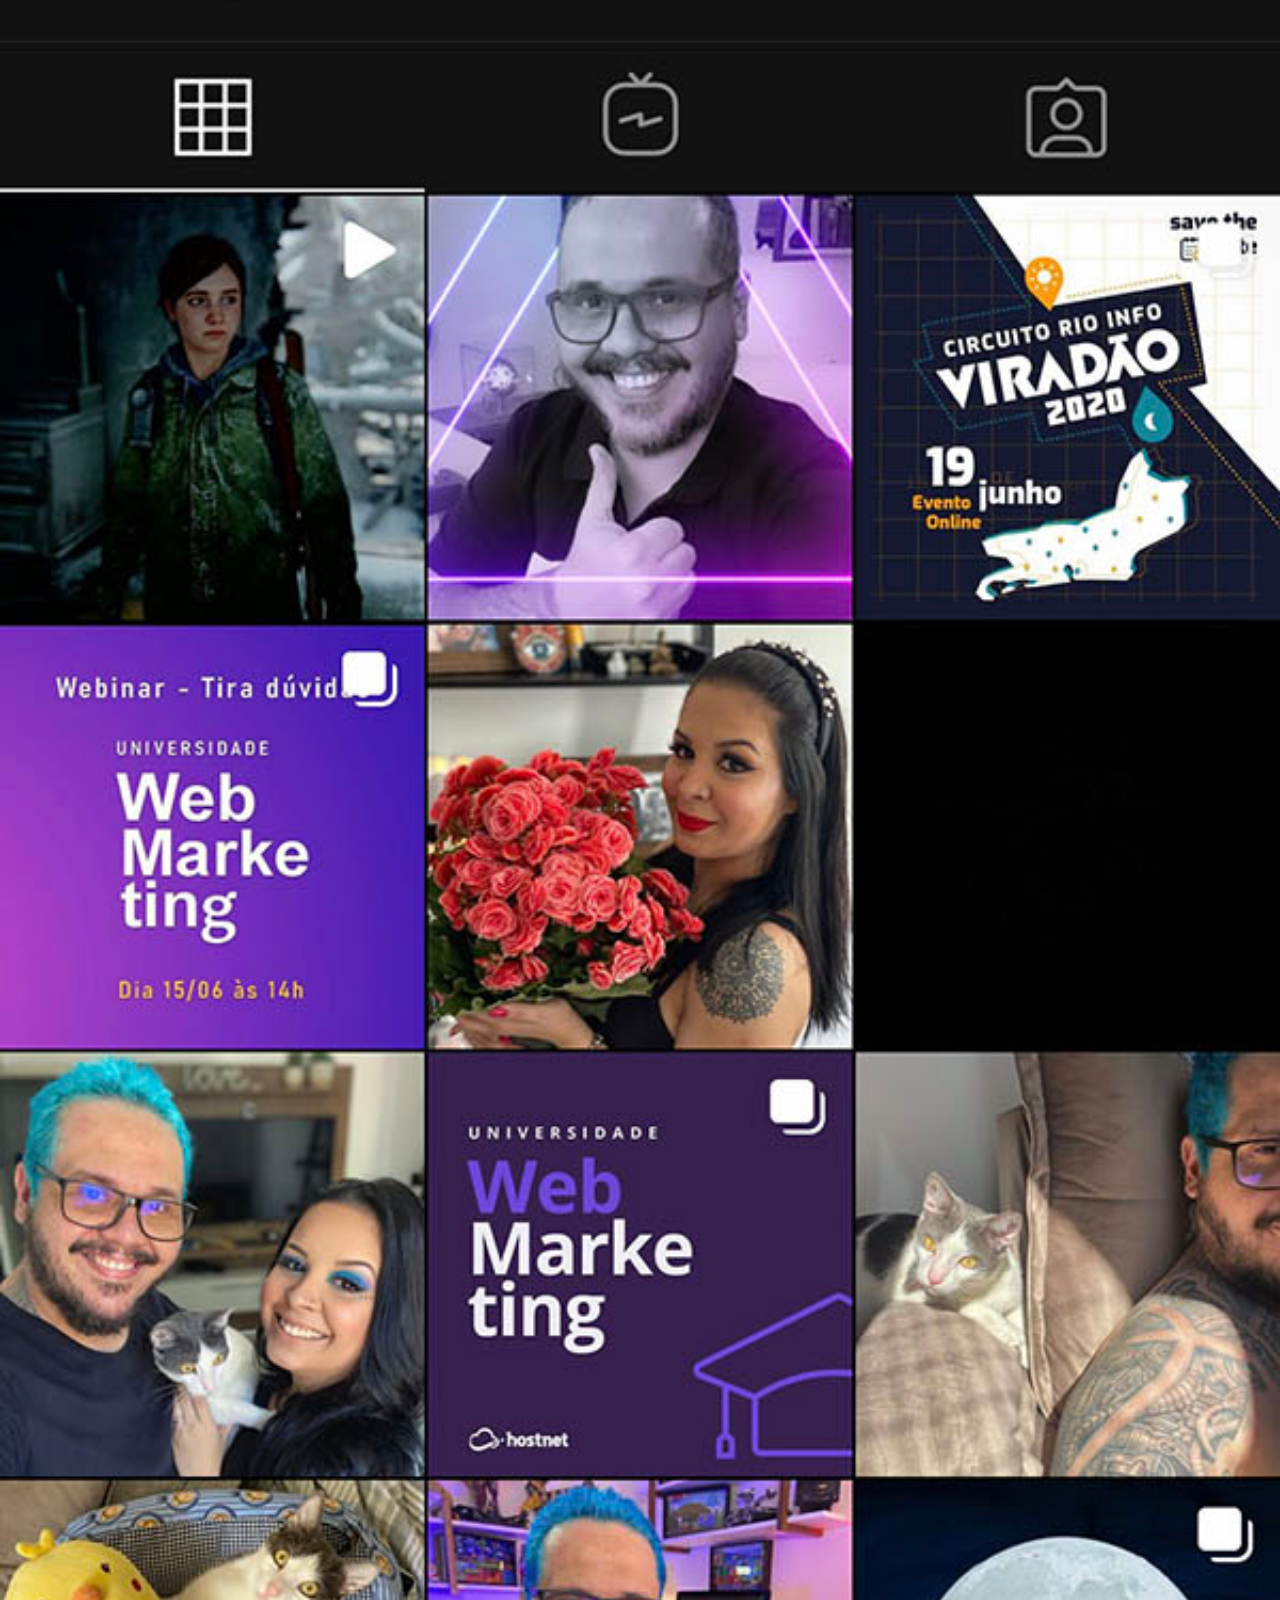
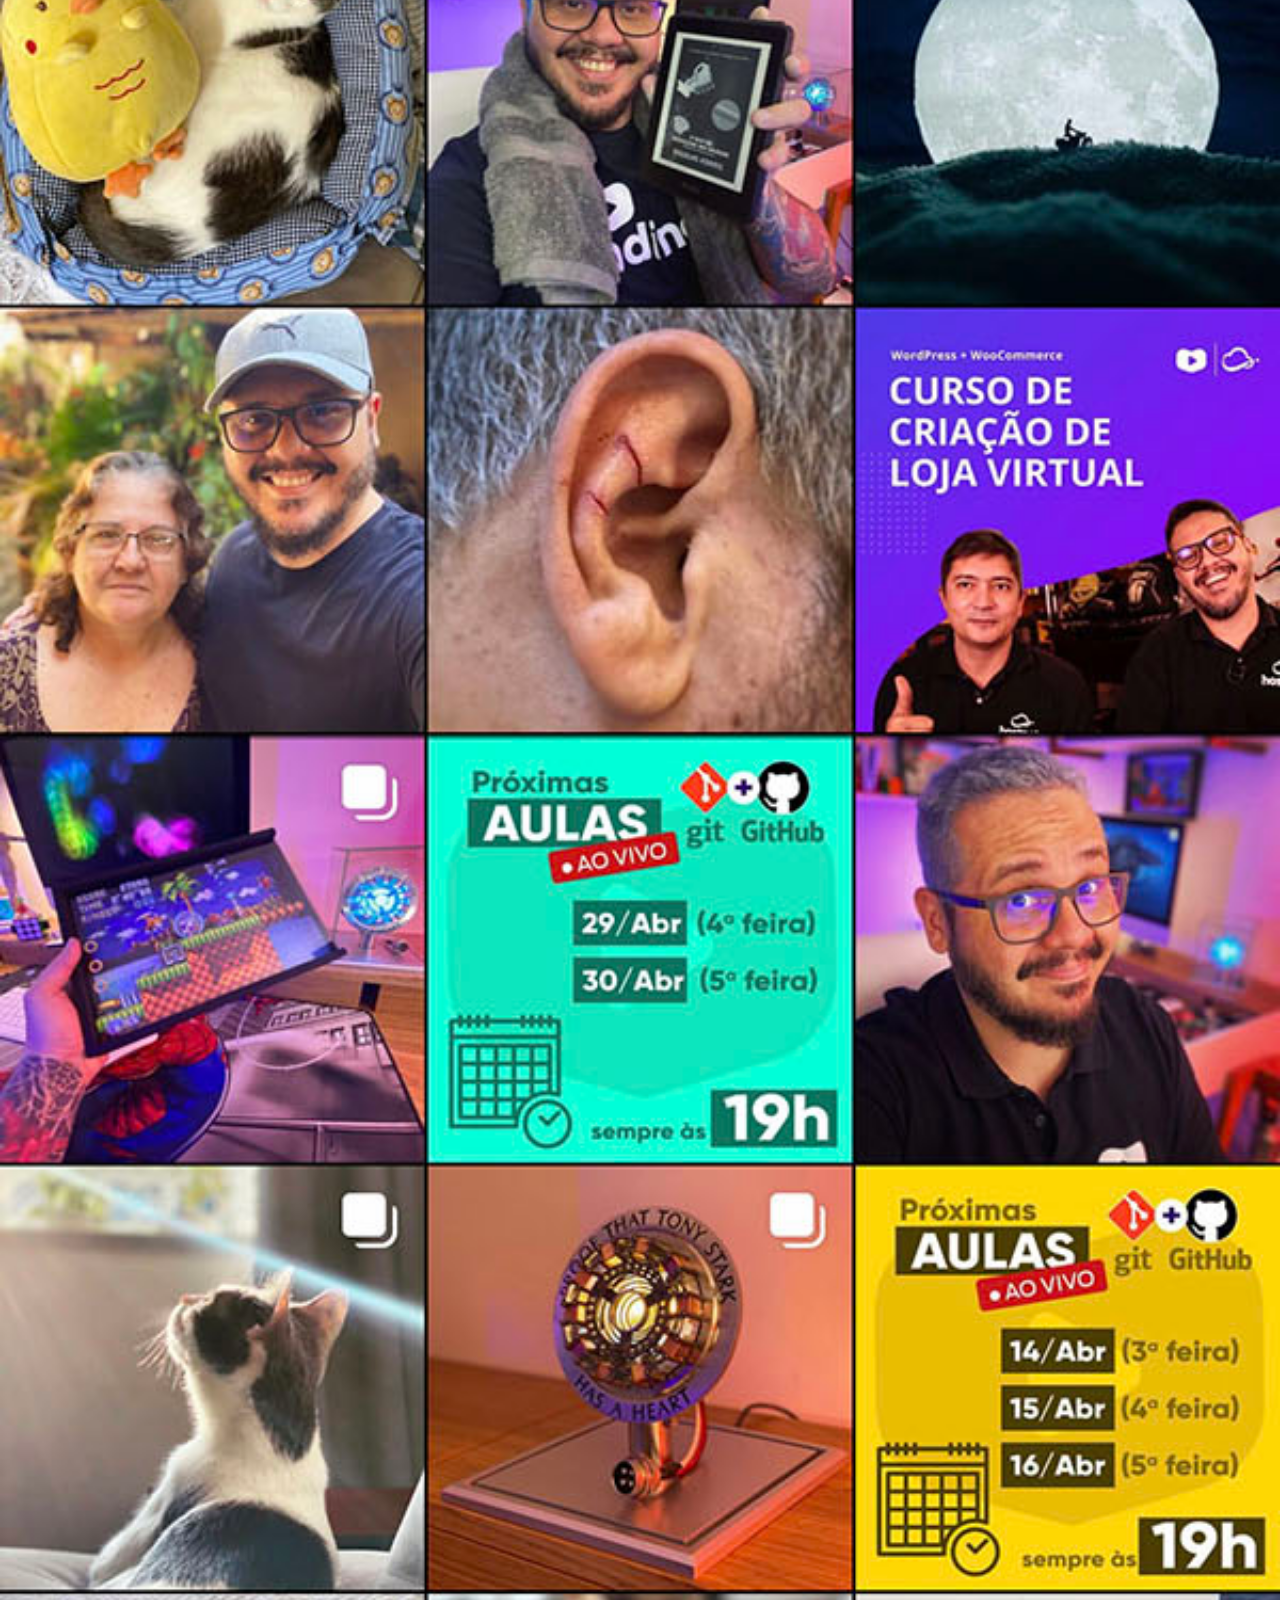
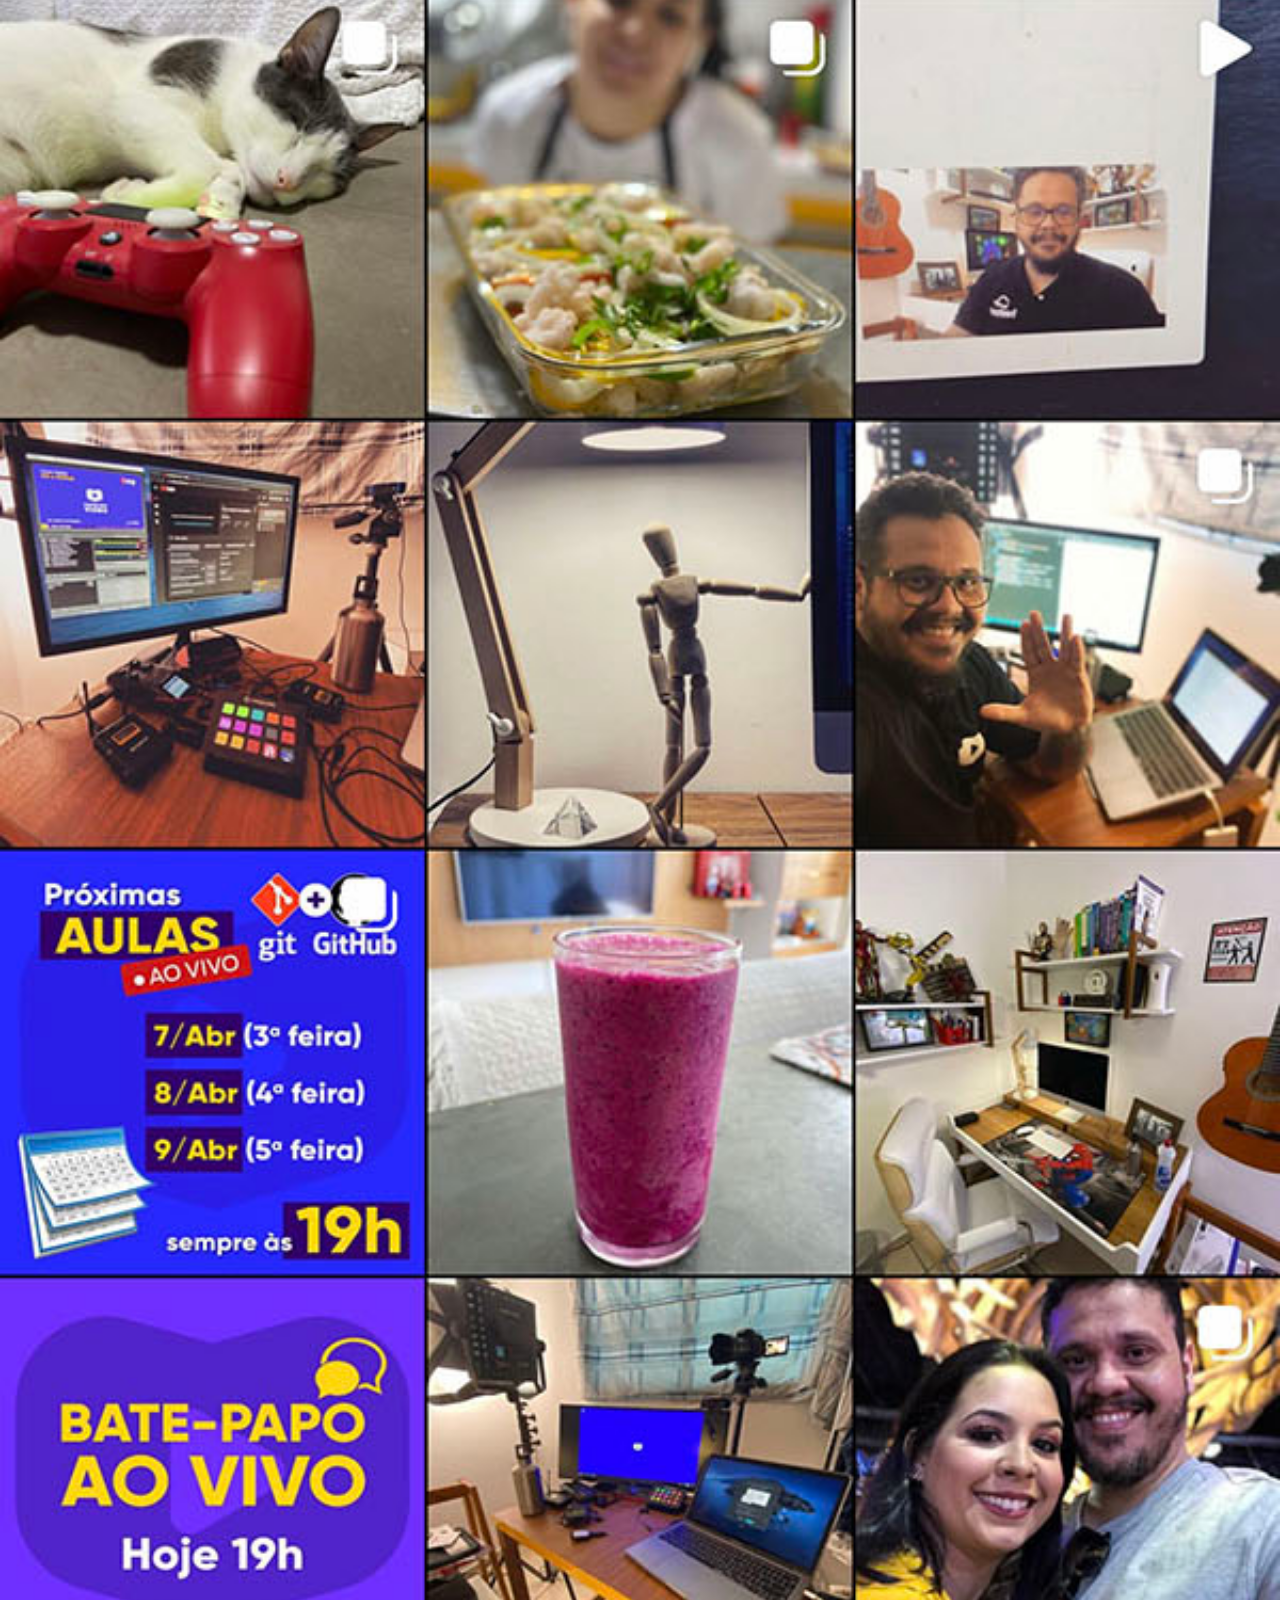
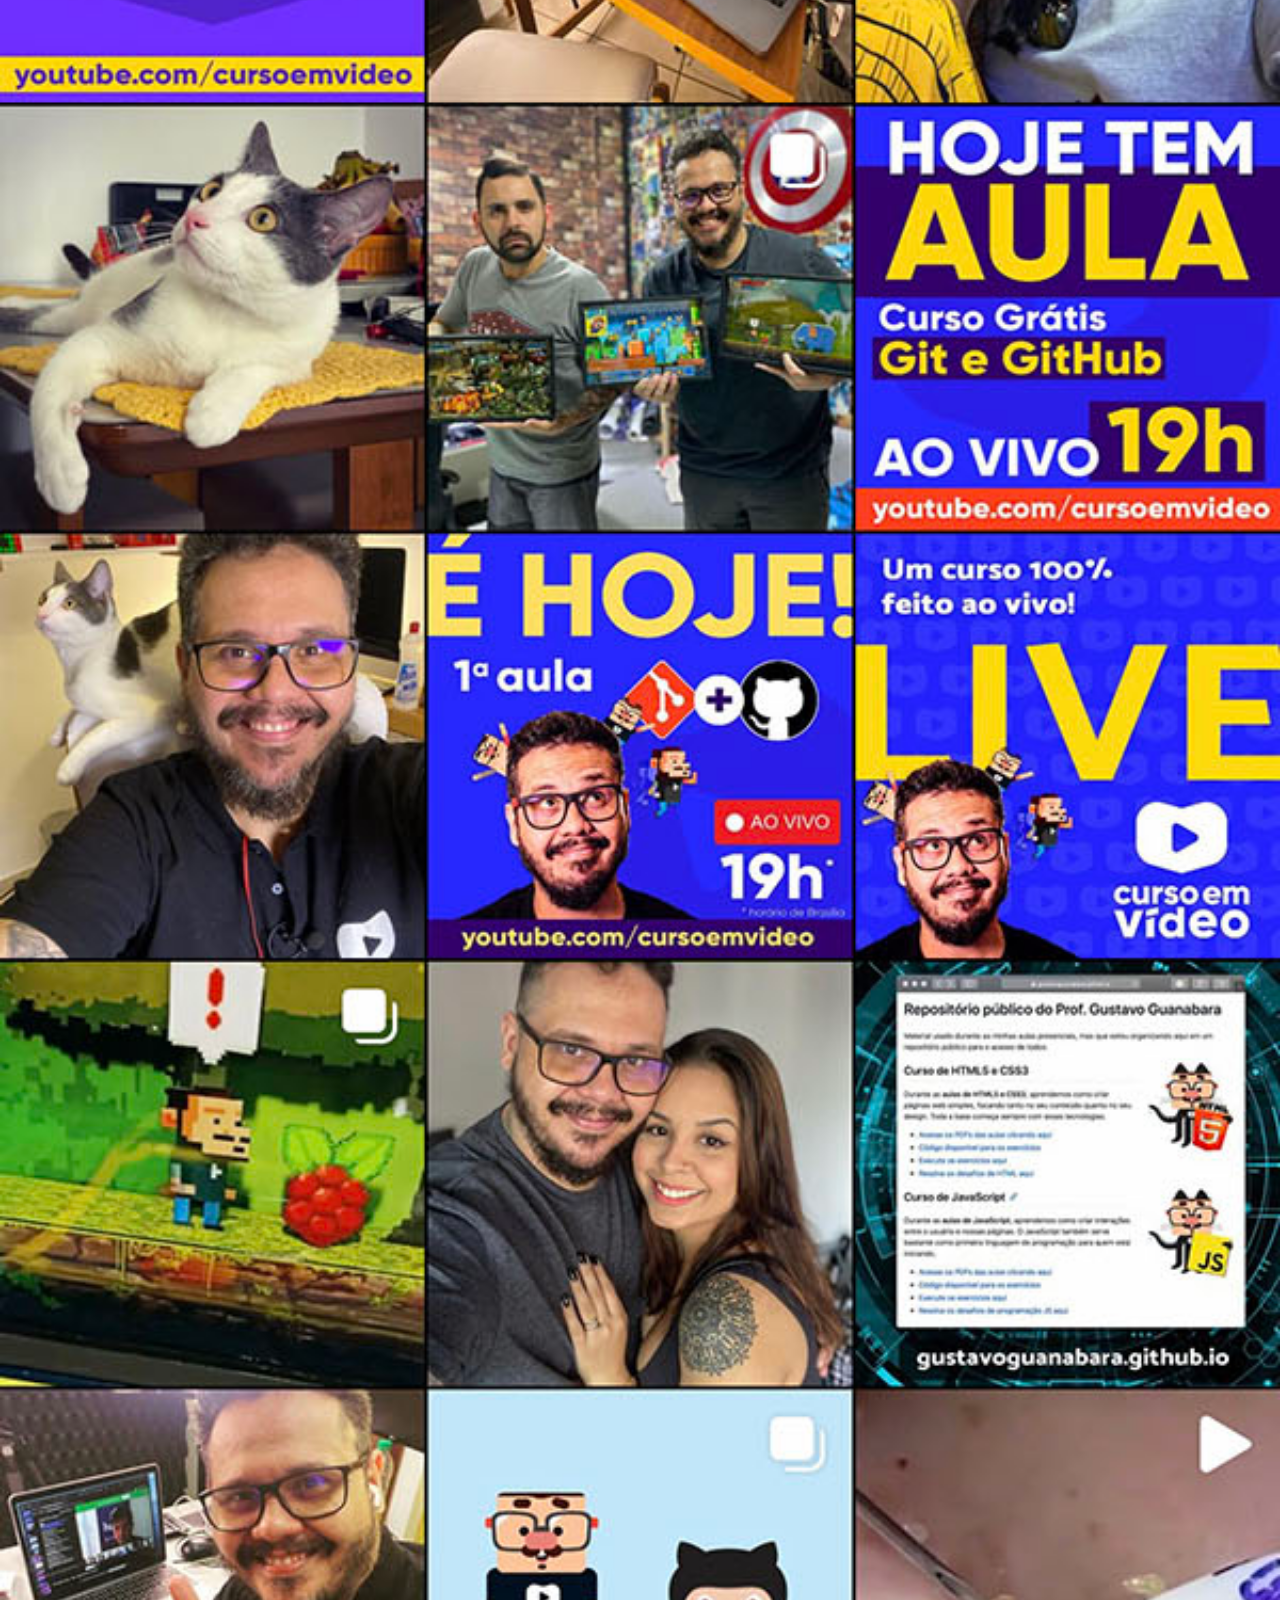
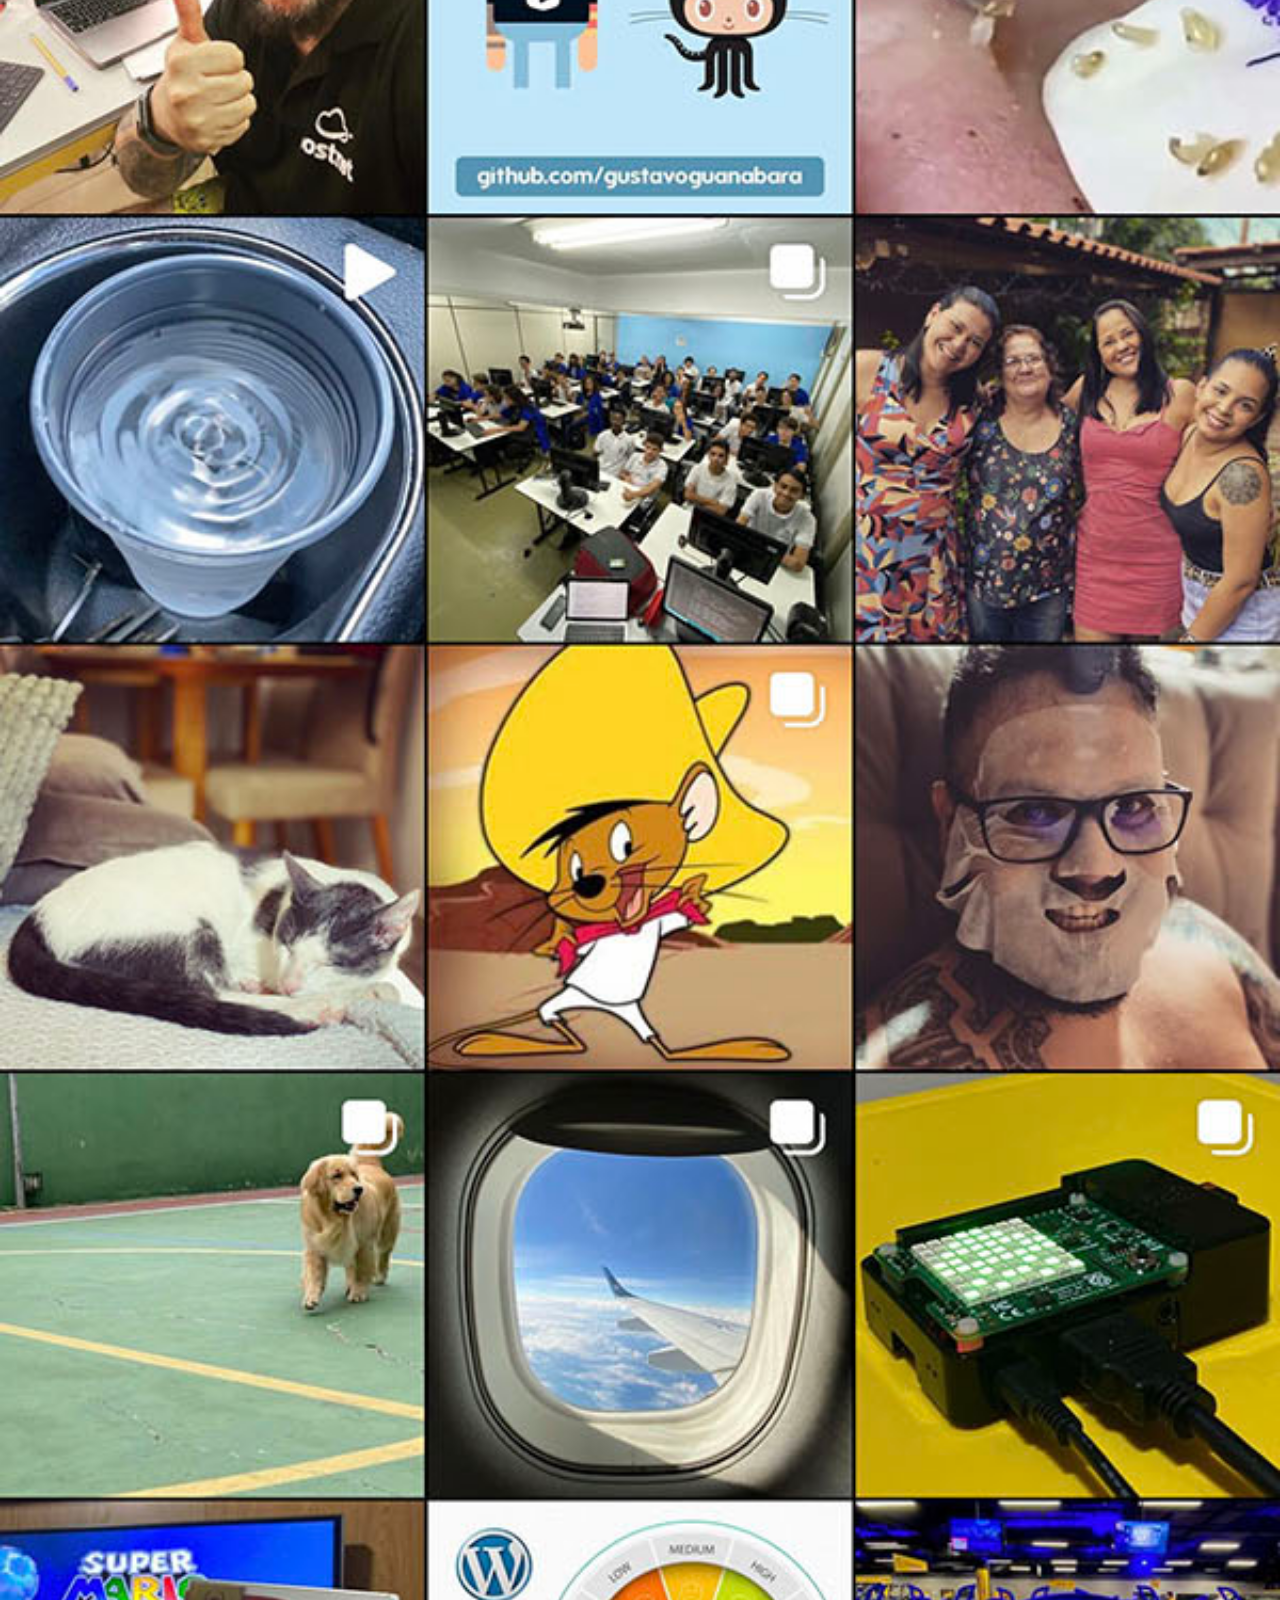
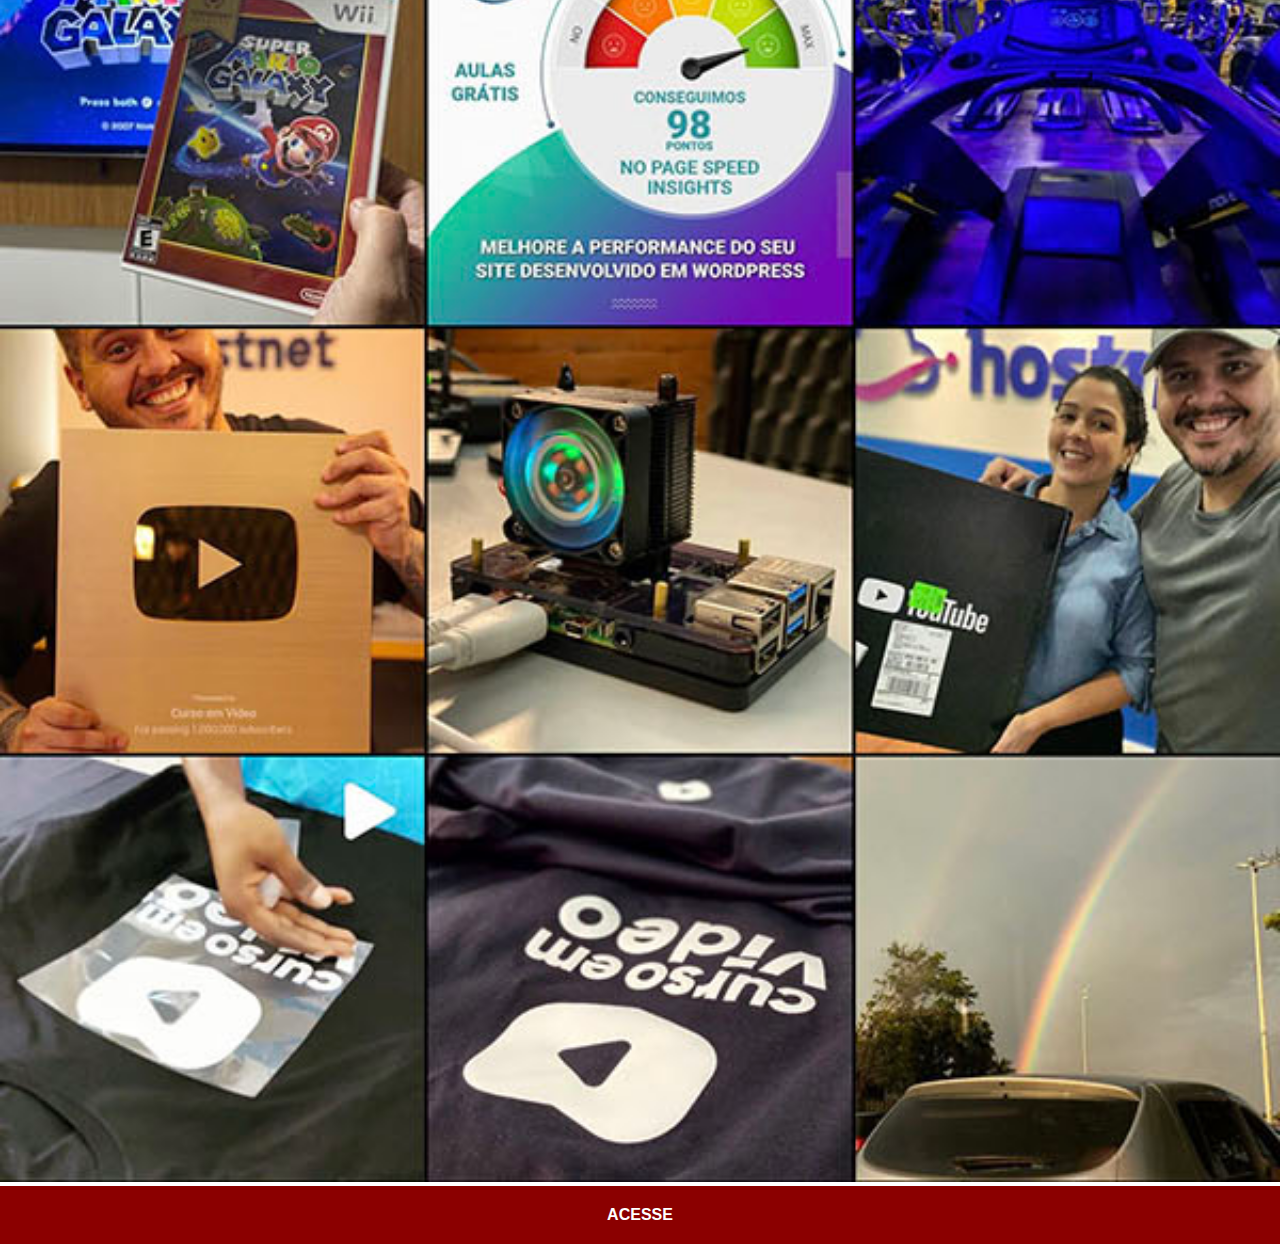
<file: instagram.html>
<!DOCTYPE html>
<html lang="pt-br">
<head>
    <meta charset="UTF-8">
    <meta name="viewport" content="width=device-width, initial-scale=1.0">
    <title>Instagram</title>
    <link rel="stylesheet" href="estilos/social.css">

</head>
<body>
    <img src="imagens/tela-instagram.jpg" alt="Insta">
    <a href="https://www.instagram.com/edsonsizenandojr/" target="_blank">ACESSE</a>

    
</body>
</html>
</file>
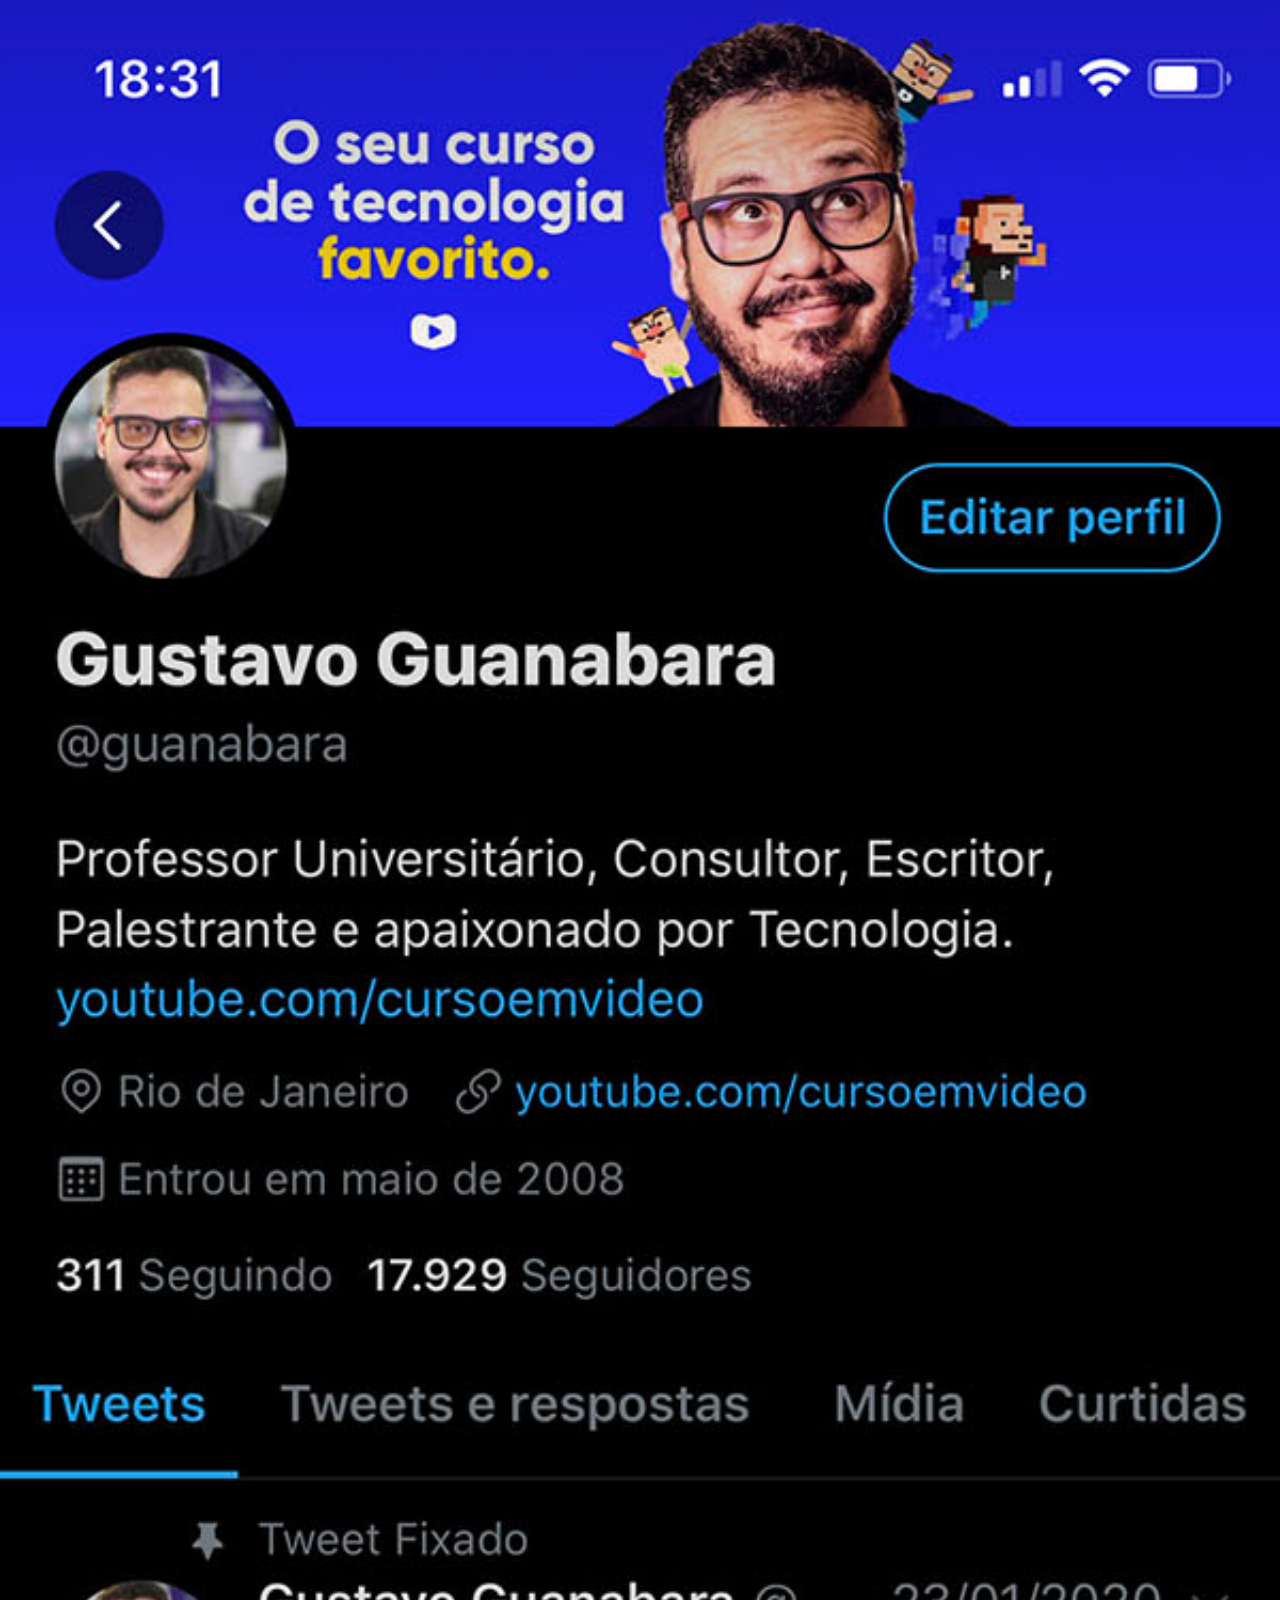
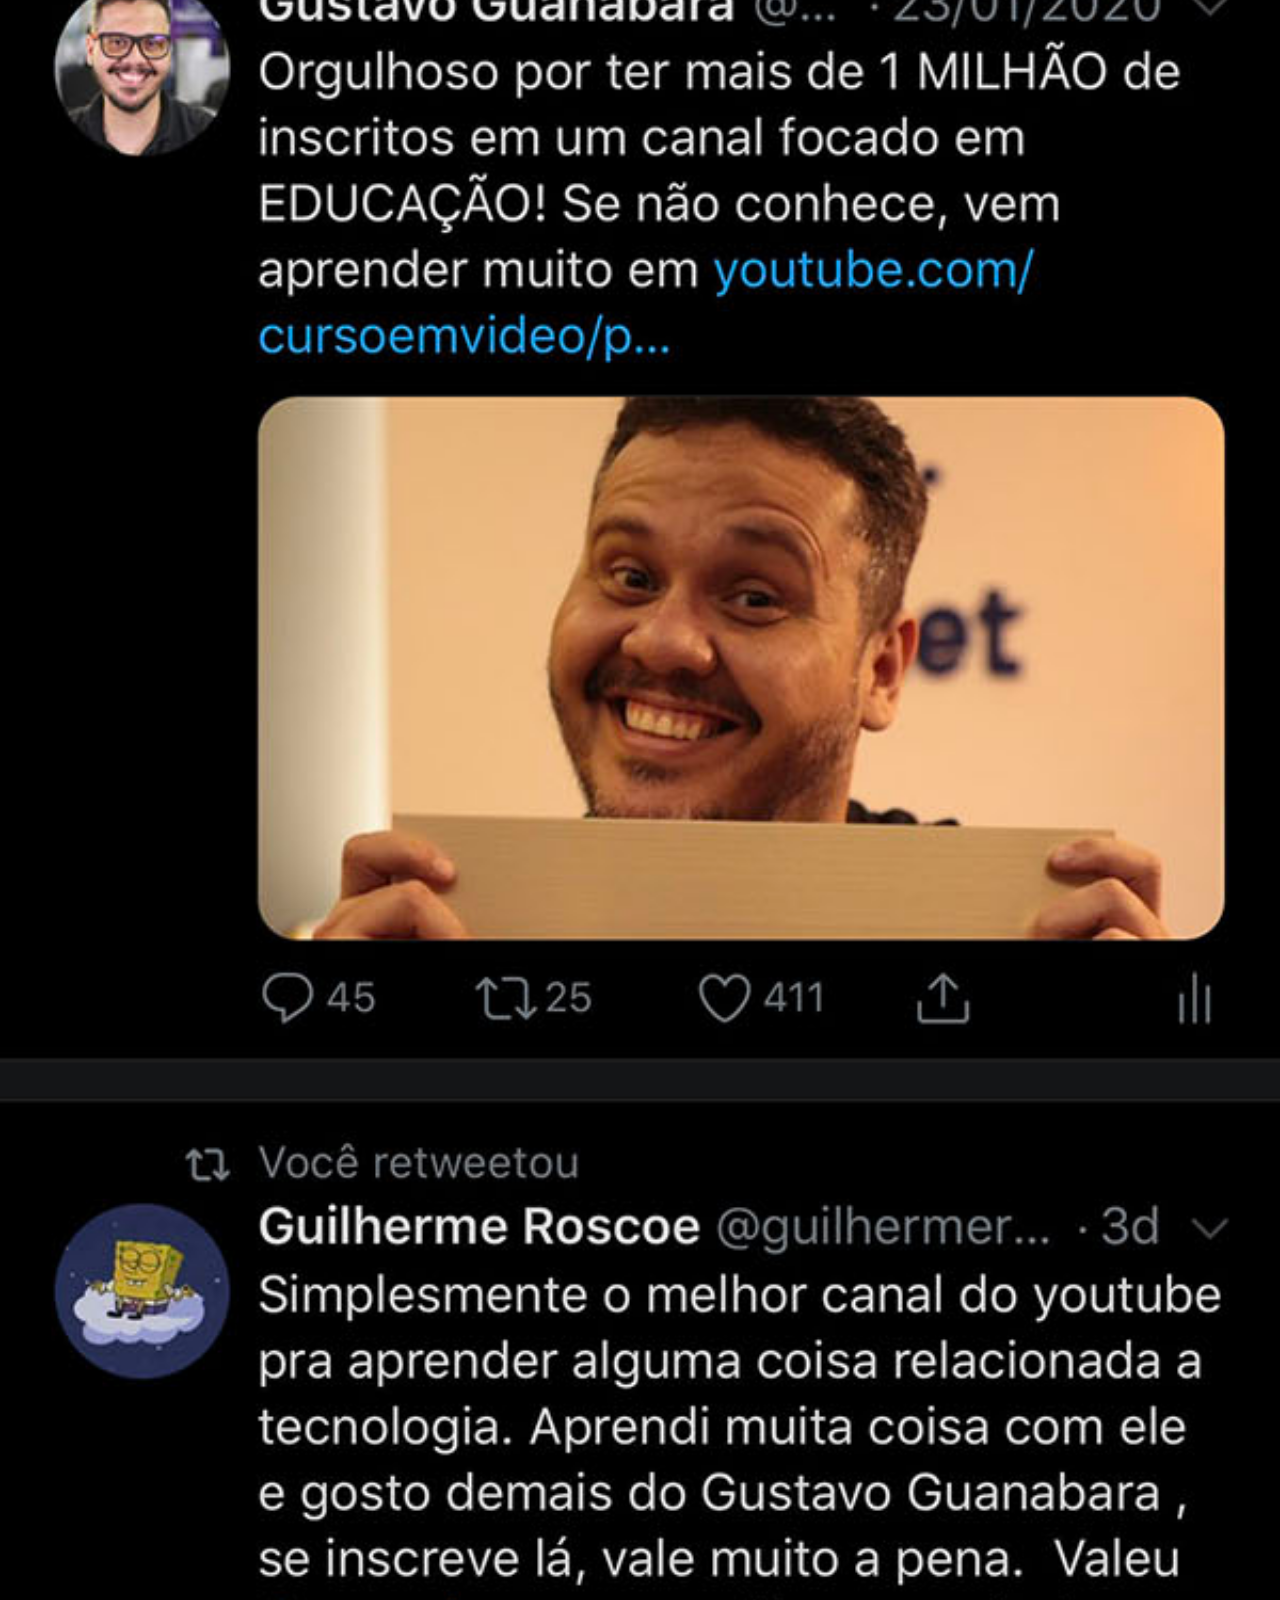
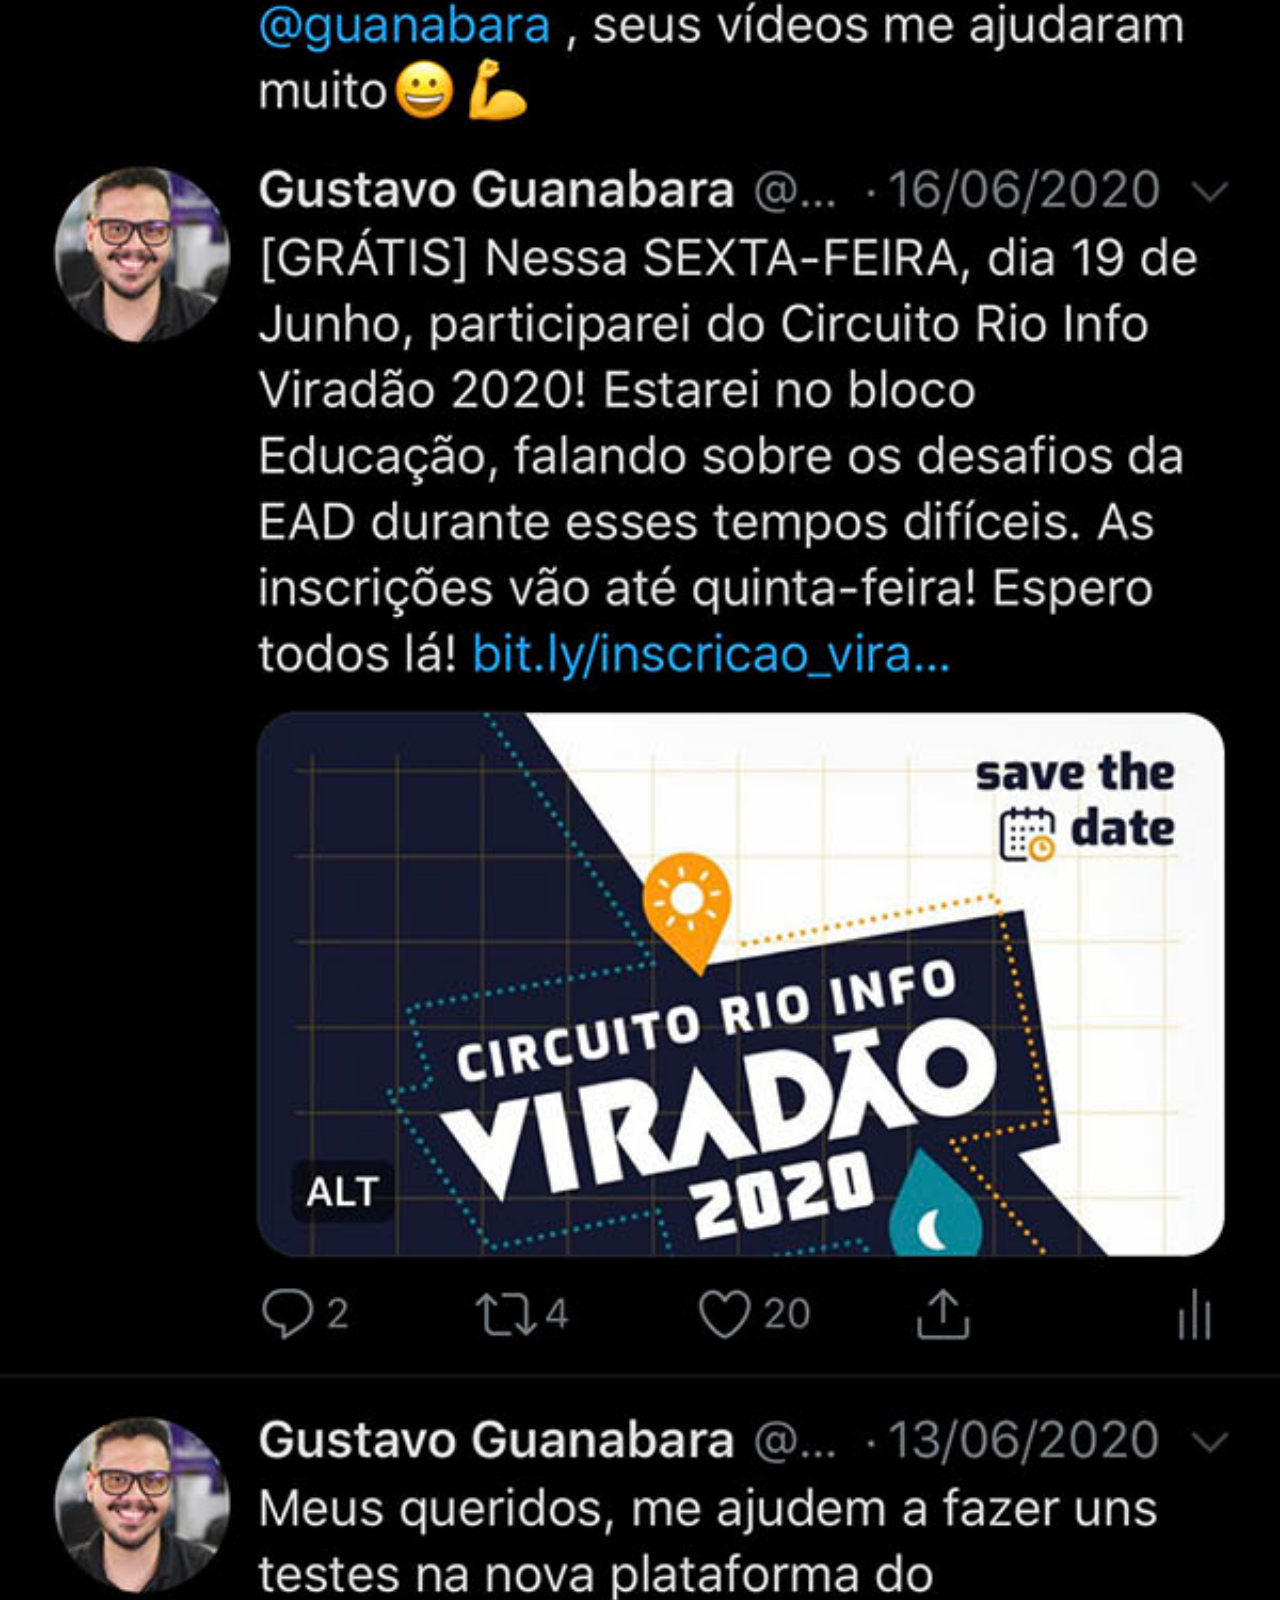
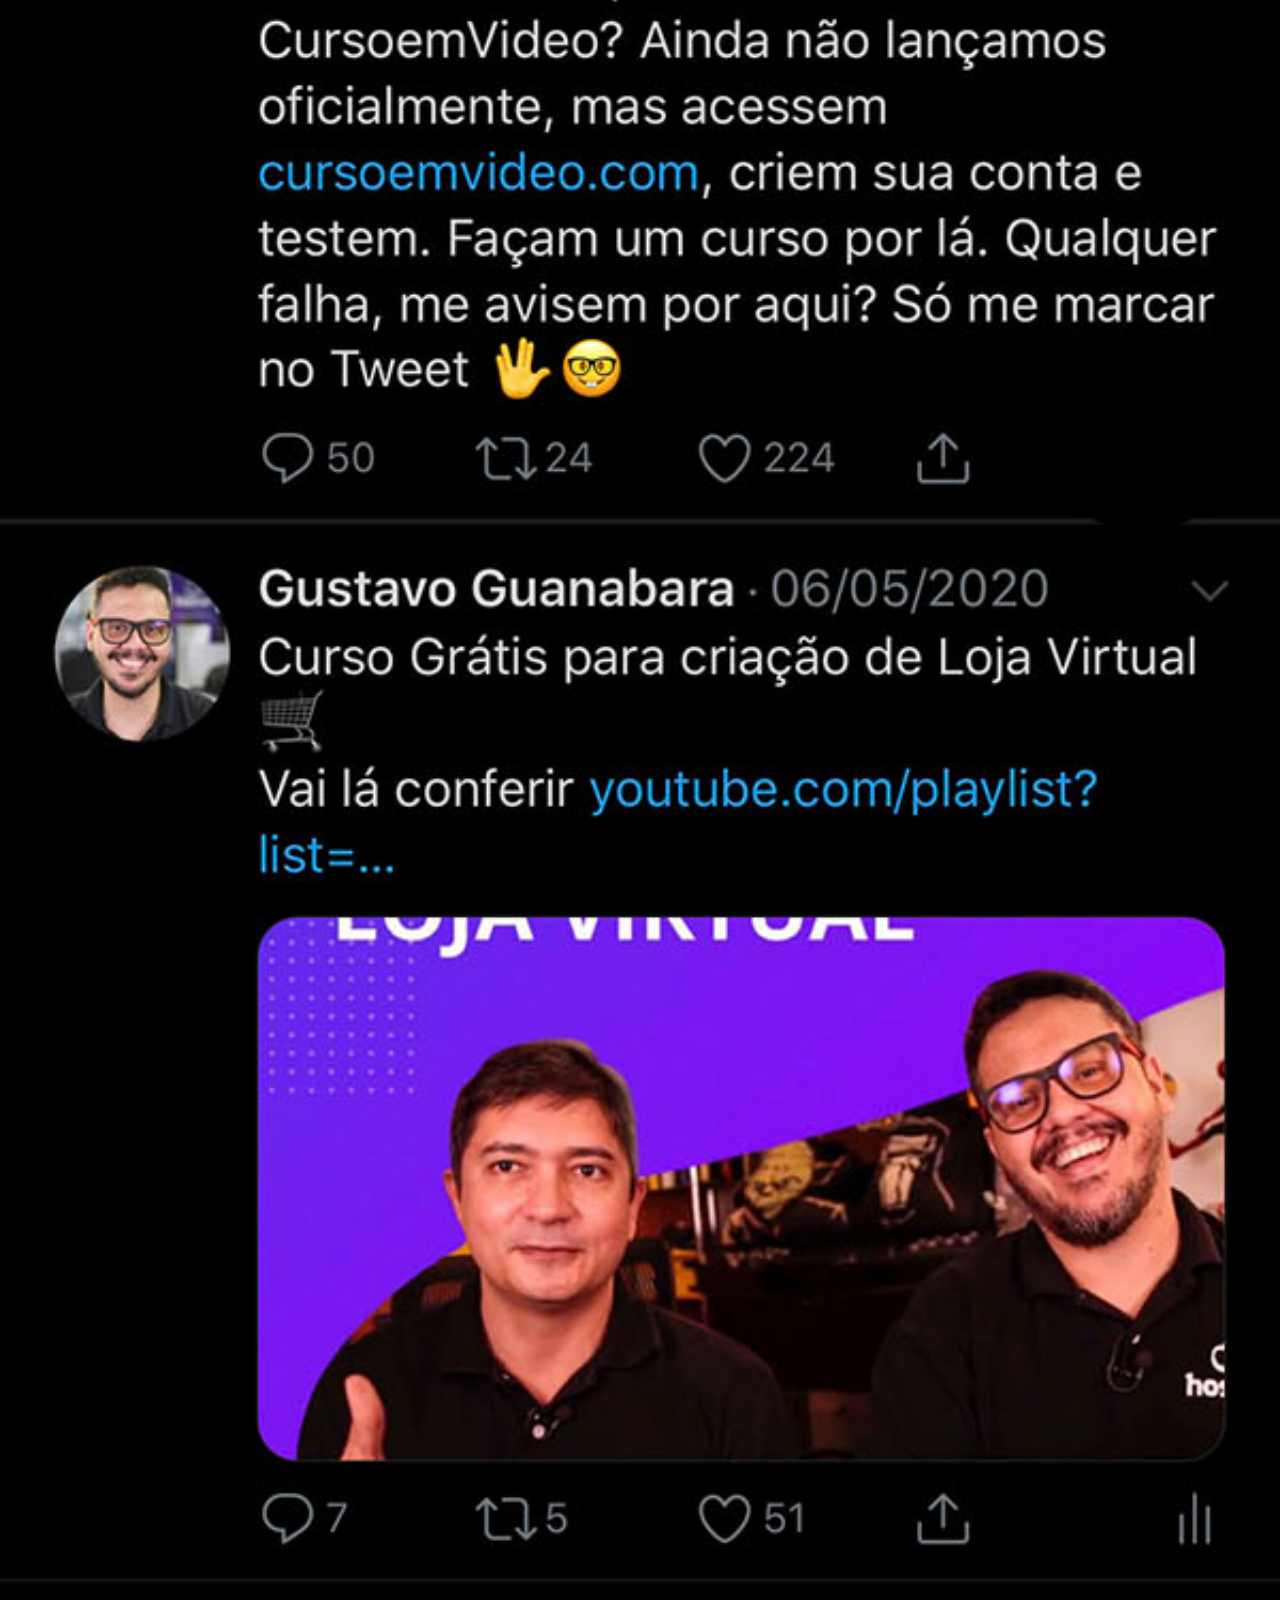
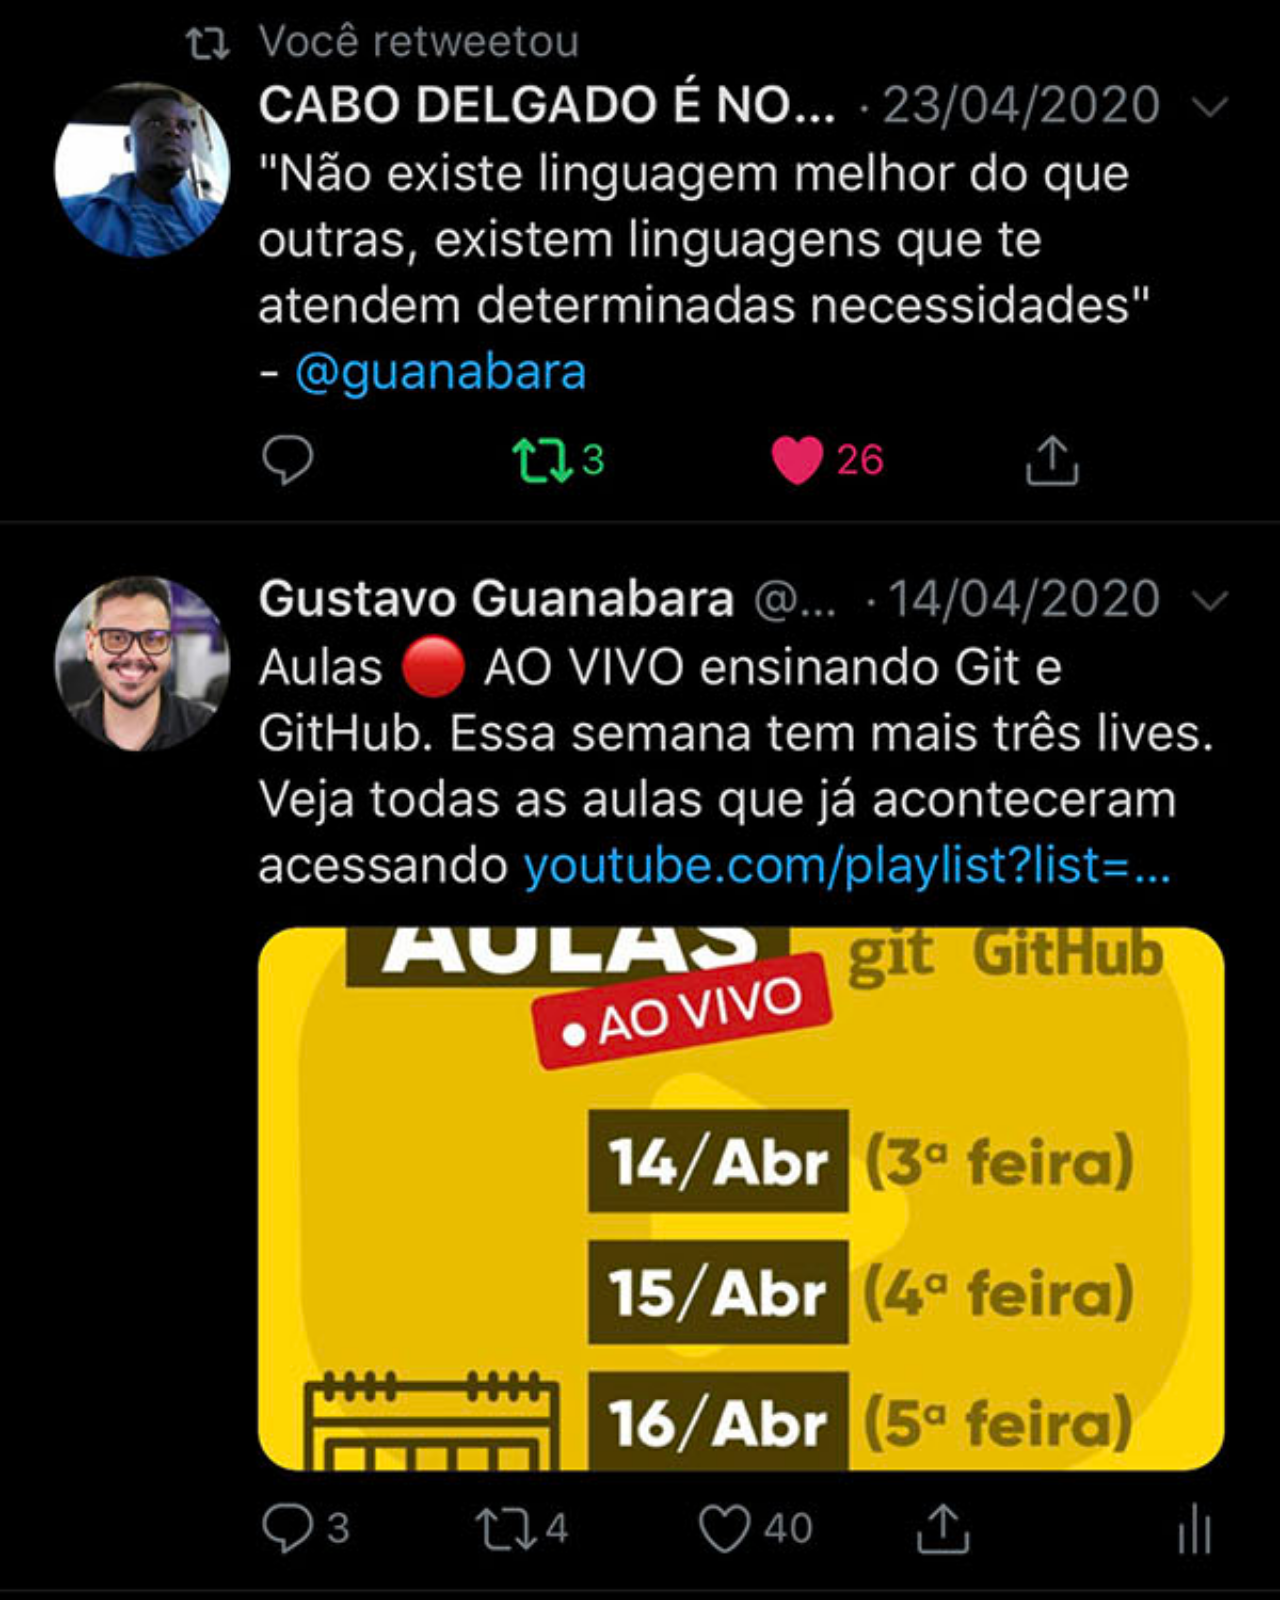
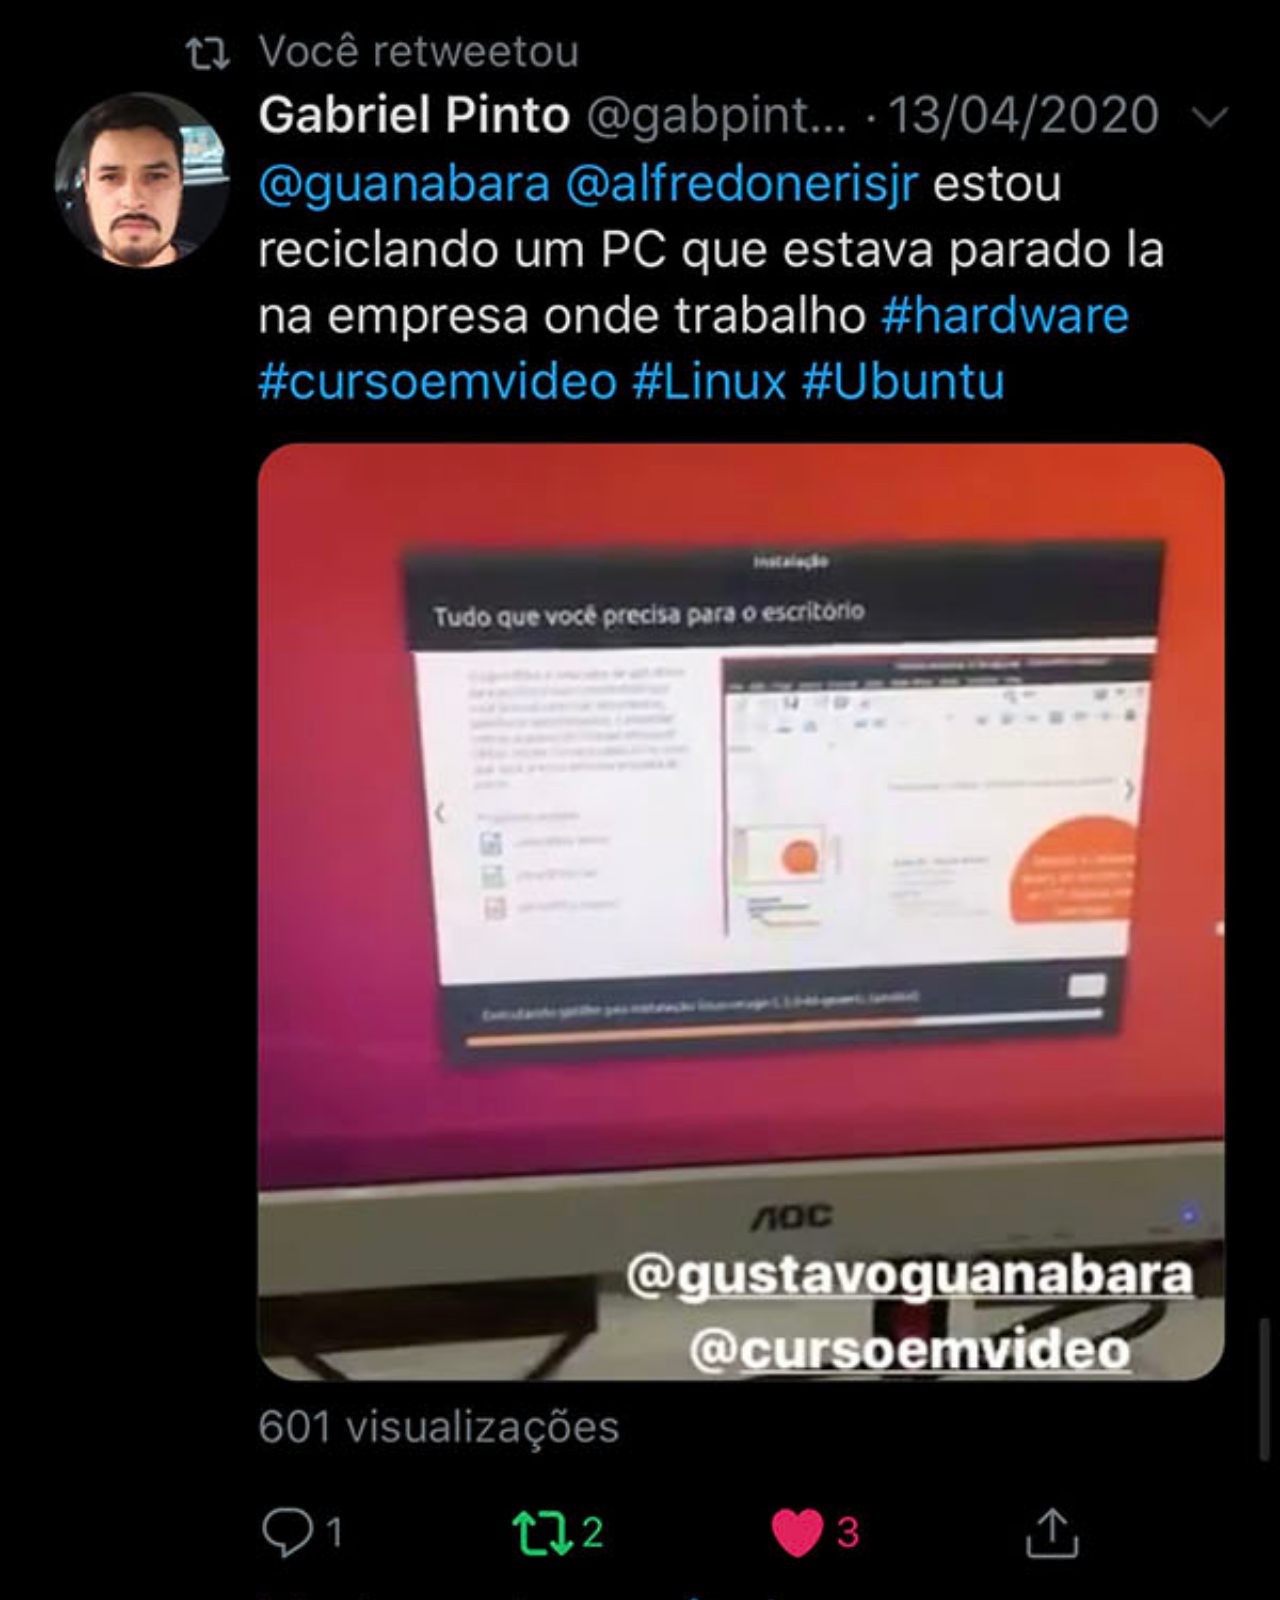
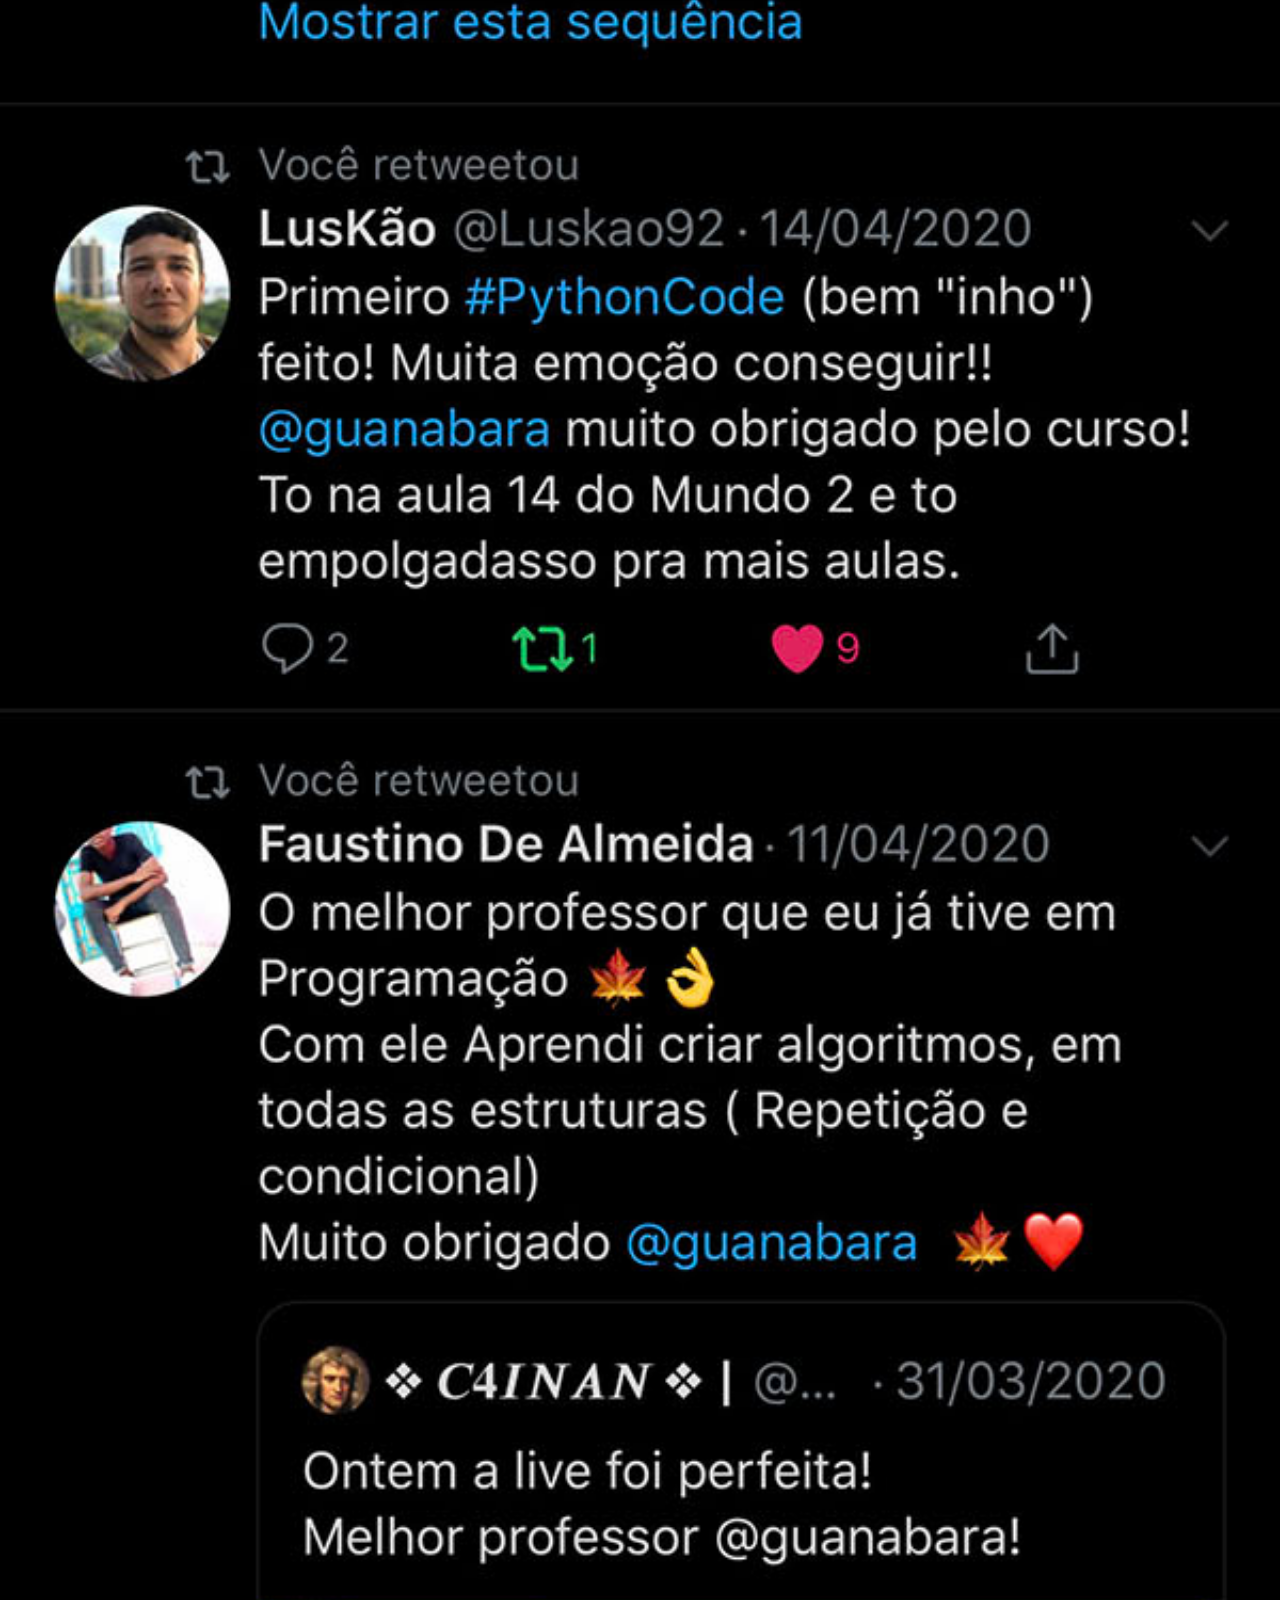
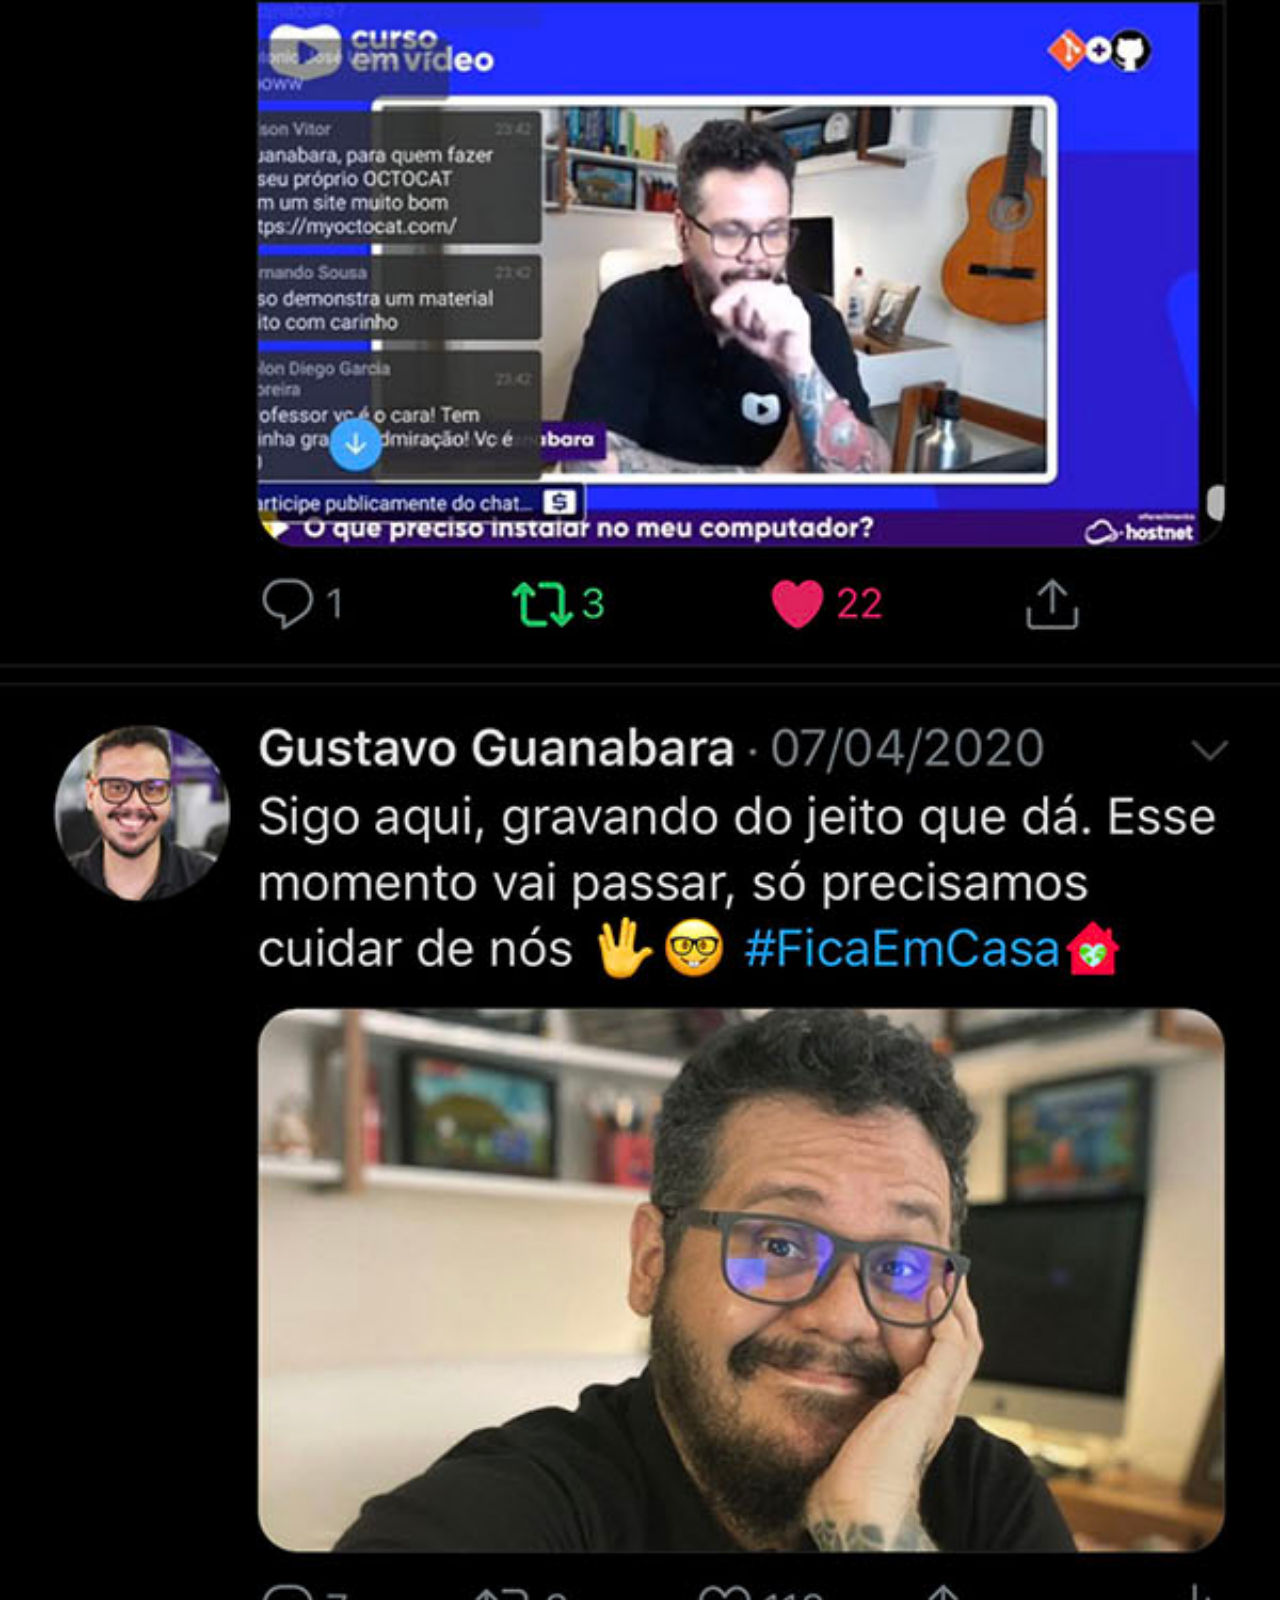
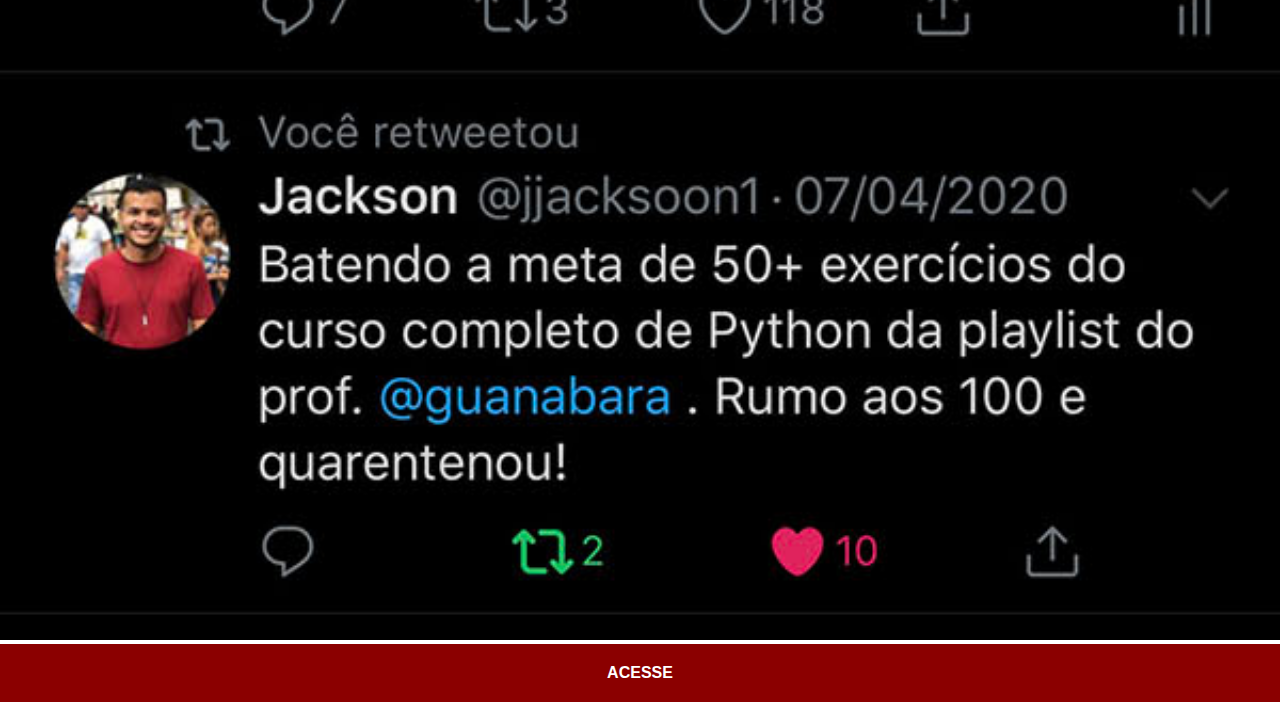
<file: x.html>
<!DOCTYPE html>
<html lang="pt-br">
<head>
    <meta charset="UTF-8">
    <meta name="viewport" content="width=device-width, initial-scale=1.0">
    <title>X</title>
    <link rel="stylesheet" href="estilos/social.css">

</head>
<body>
    <img src="imagens/tela-twitter.jpg" alt="X">
    <a href="https://x.com/home" target="_blank">ACESSE</a>
    
</body>
</html>
</file>
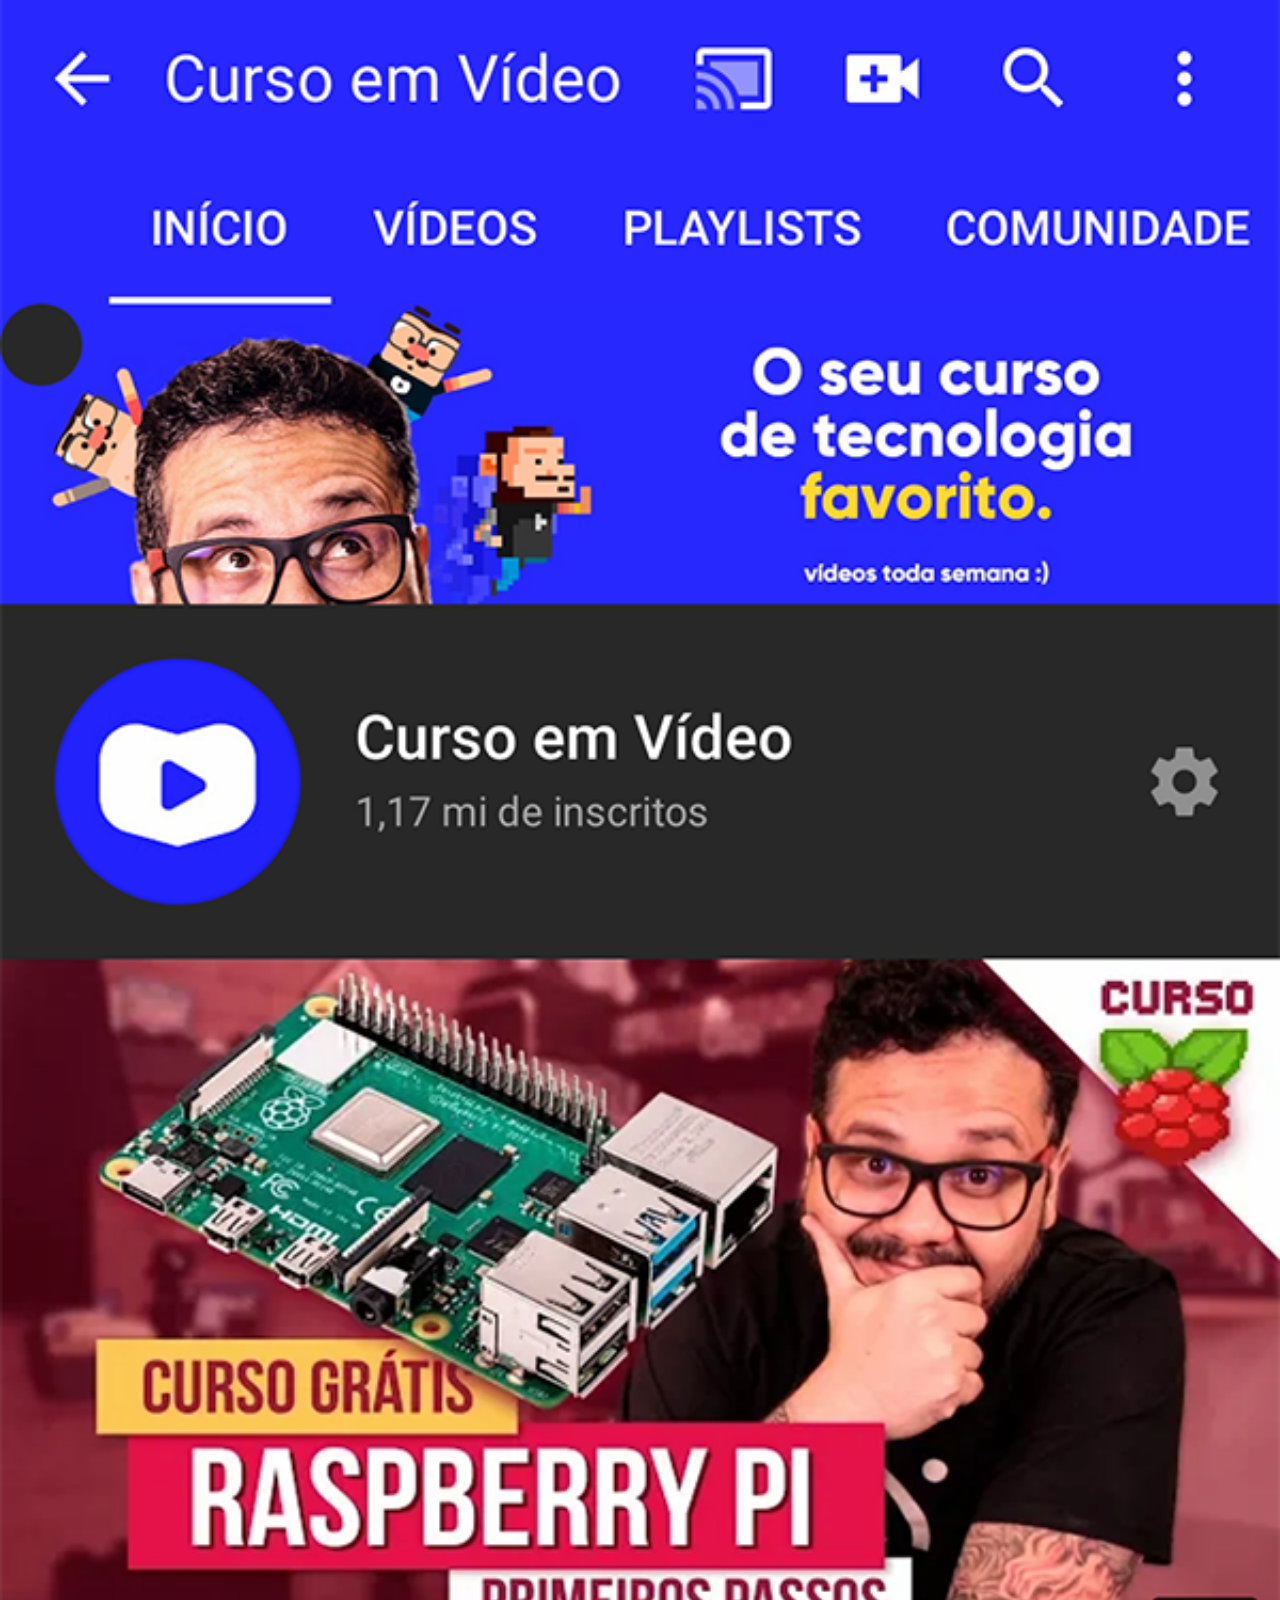
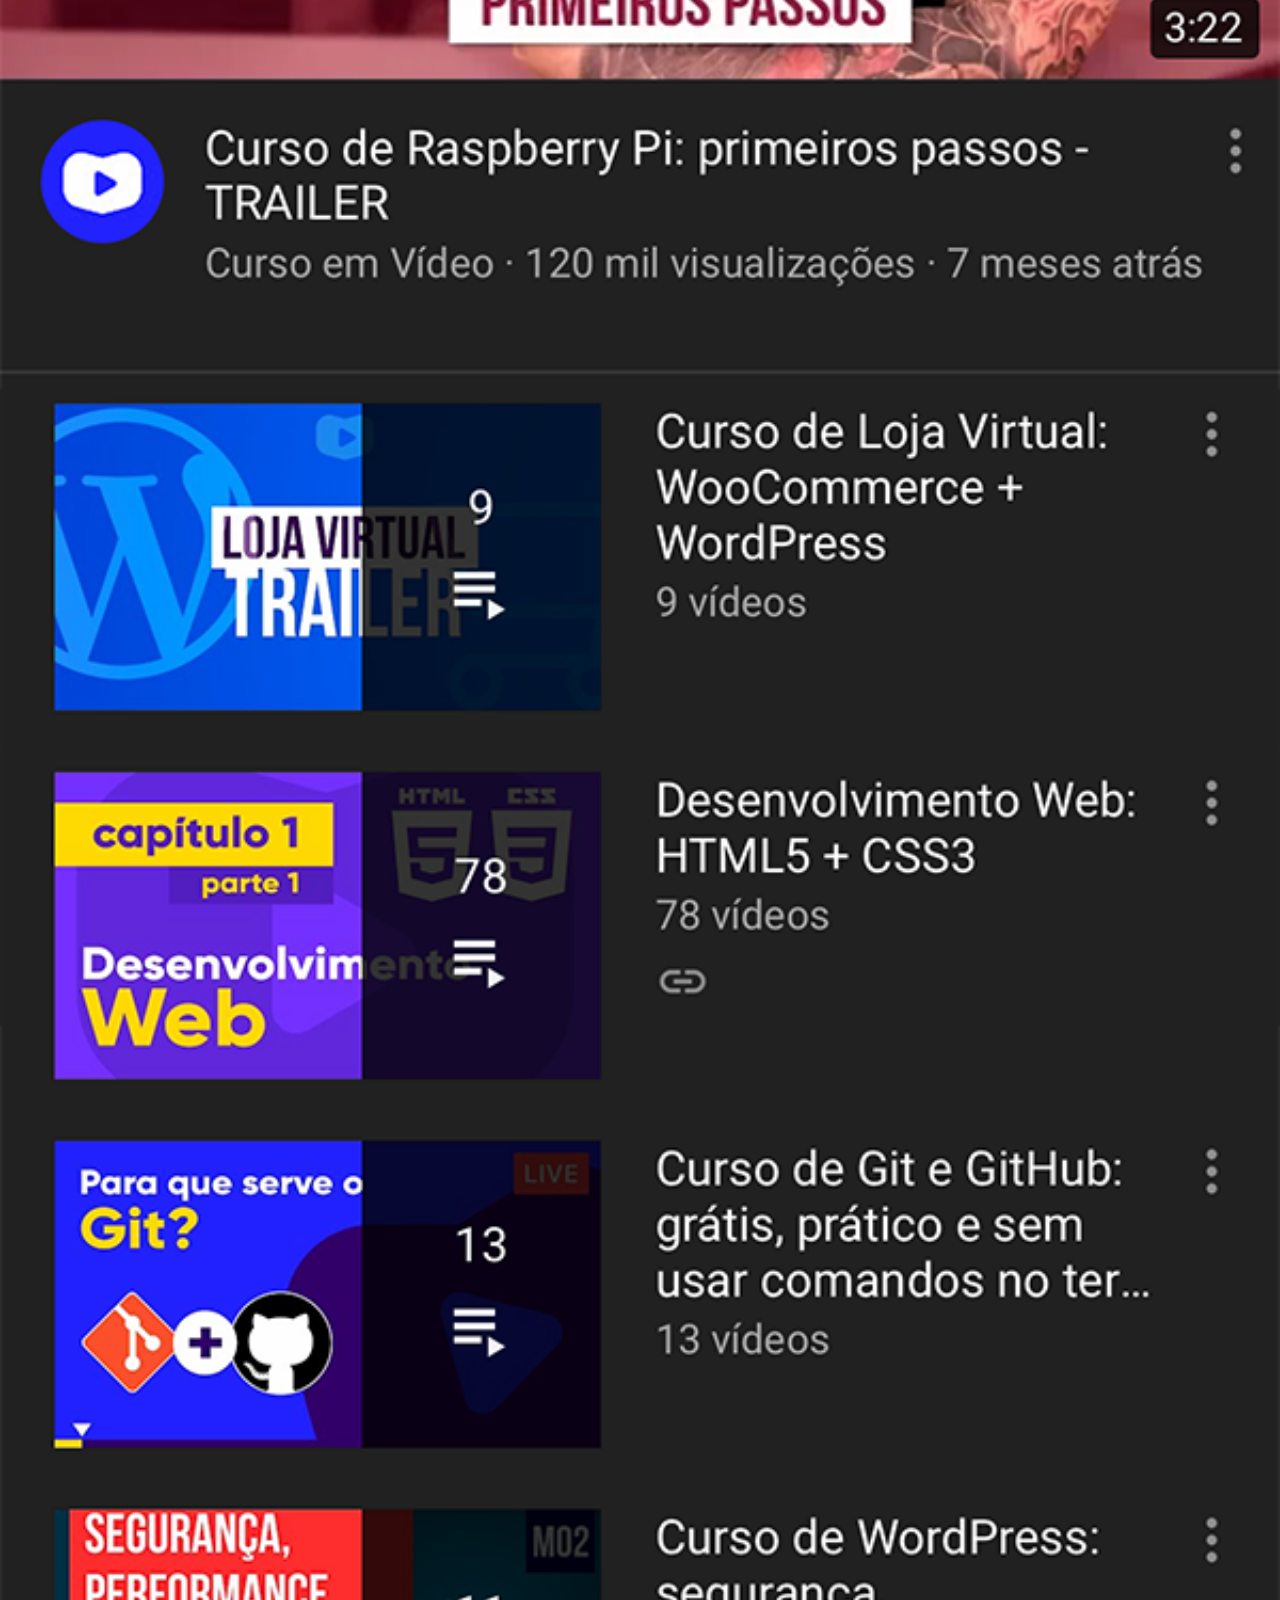
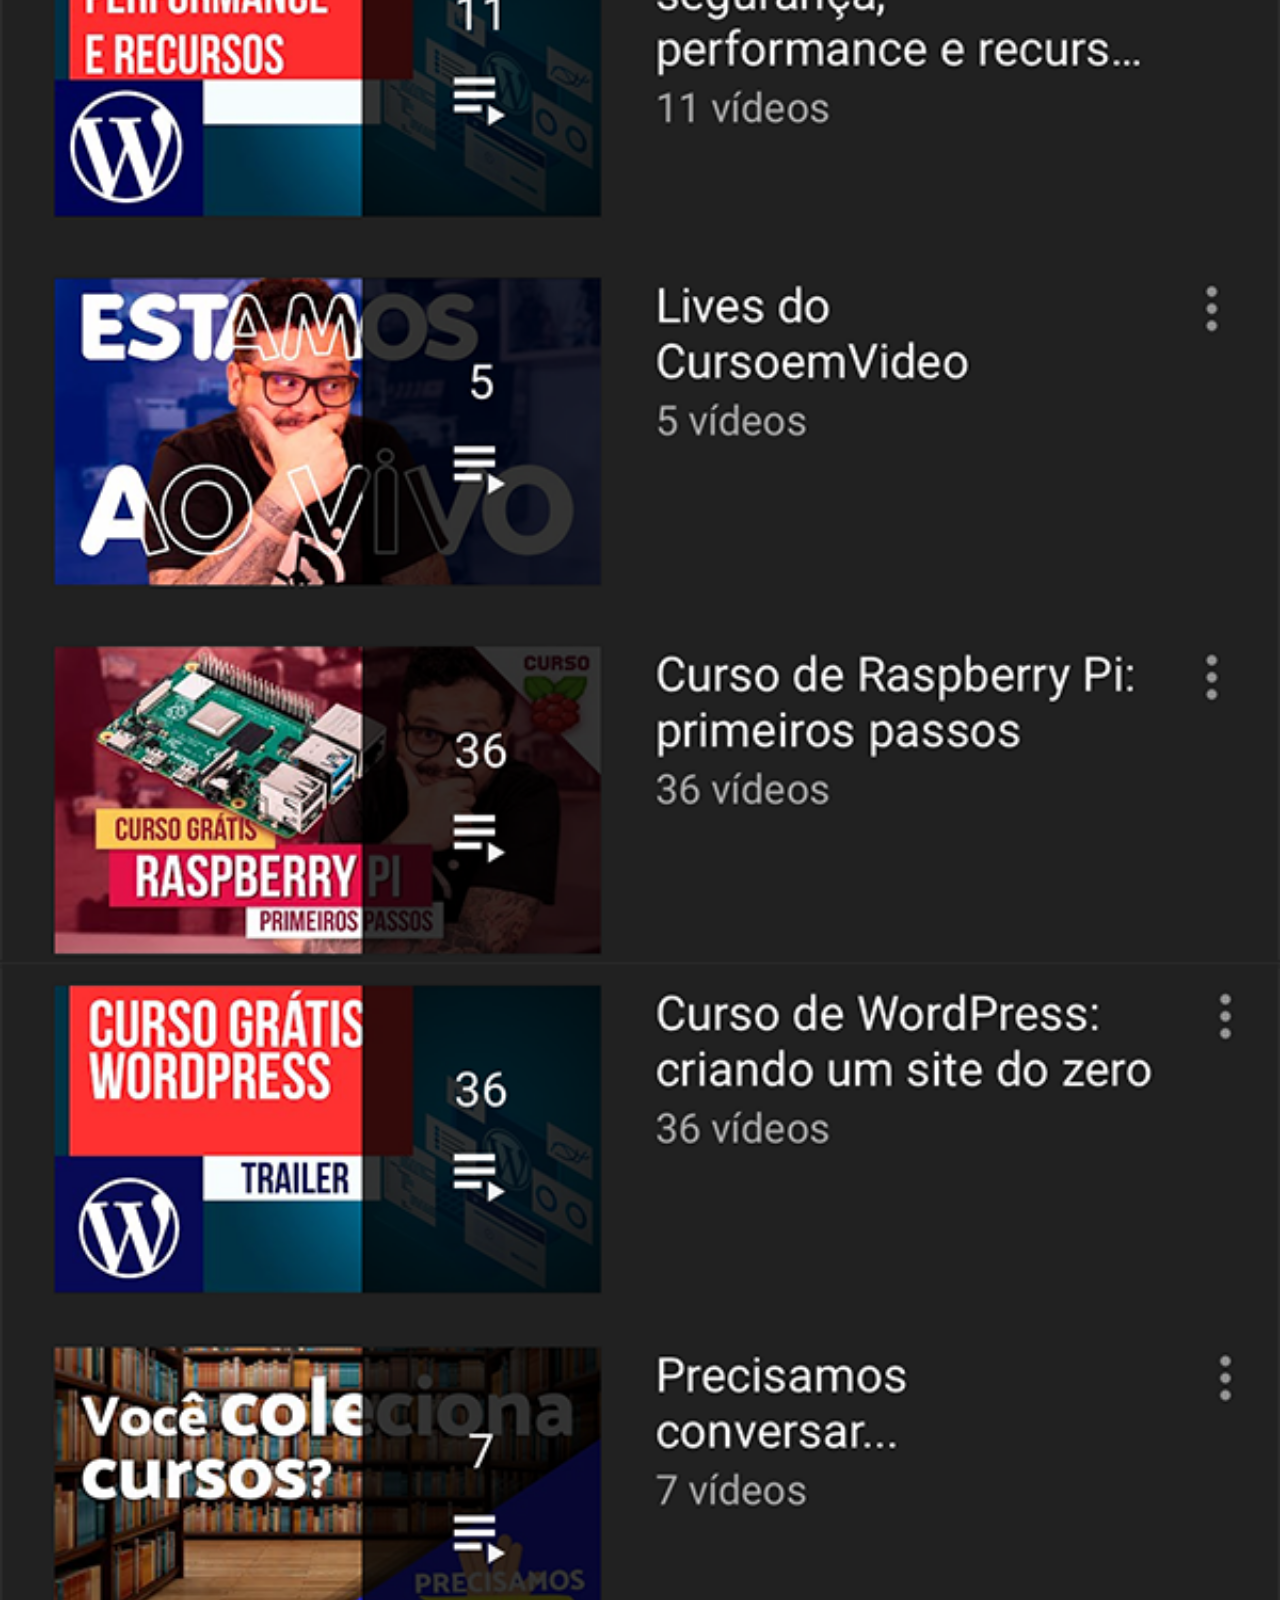
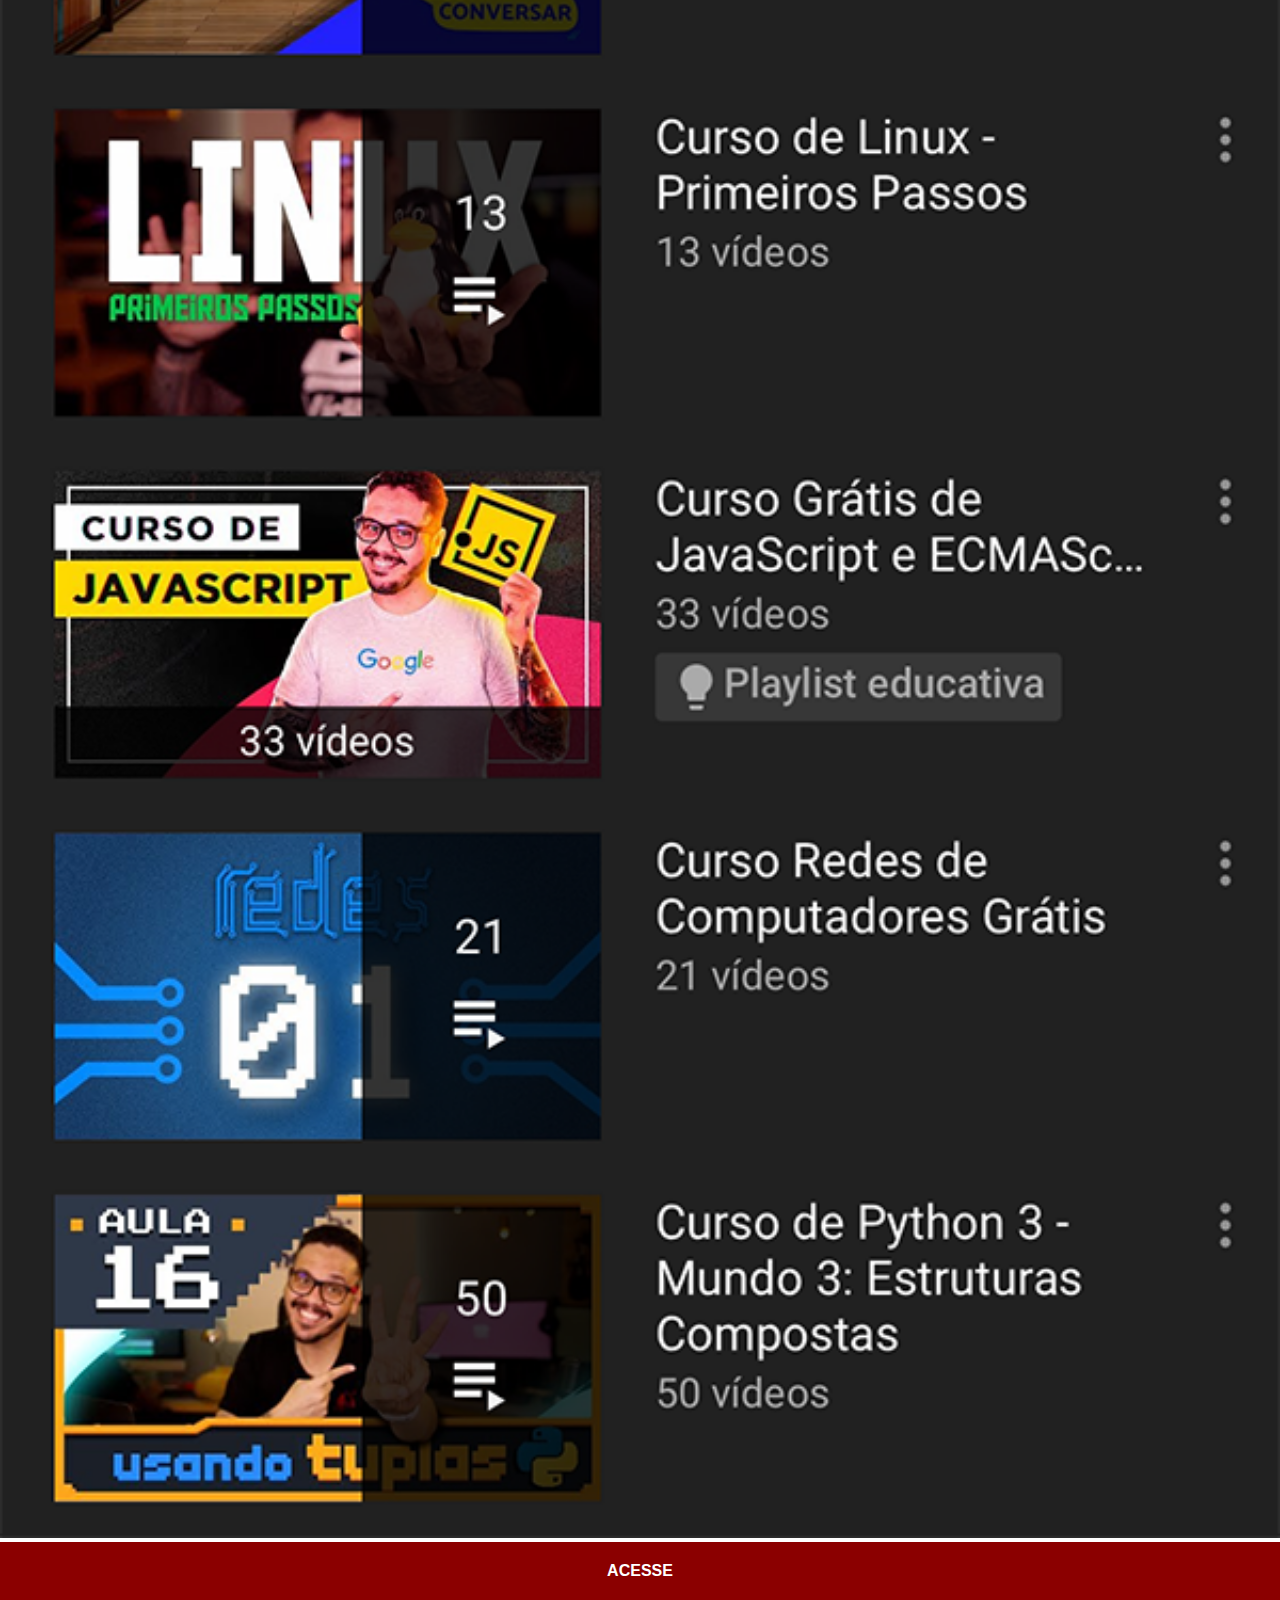
<file: youtube.html>
<!DOCTYPE html>
<html lang="pt-br">
<head>
    <meta charset="UTF-8">
    <meta name="viewport" content="width=device-width, initial-scale=1.0">
    <title>youtube</title>
    <link rel="stylesheet" href="estilos/social.css">
     
</head>
<body>
    <img src="imagens/tela-youtube.png" alt="youtube">
    <a href="https://www.youtube.com/@edsonsizenando1533/playlists" target="_blank">ACESSE</a>
    
</body>
</html>
</file>
<file: estilos/style.css>
@charset "UTF-8";

*{
    margin: 0px;
    padding: 0px;
}

html, body{
    height: 100vh;
    width: 100vw;
     background-color: black;
}
body{
    background: url('../imagens/fundo-madeira.jpg') no-repeat top center;
    background-size: cover;
    background-attachment: fixed;
}

main{
    position: relative;
    height: 100vh;
    
}
section#telefone{
    position: absolute;
    top: 50%;
    left: 50%;
    transform: translate(-50%, -50%);
    
    
    height: 627px;
    width: 311px;
    background: url('../imagens/frame-iphone.png') no-repeat;
}

iframe#tela{
    position: relative;
    top: 80px;
    left: 22px;
    width: 267px;
    height: 471px;

}
section#redes-sociais{
    text-align: right;

}

section#redes-sociais img{
    width: 60px;
    margin: 10px;
    border-radius: 50%;
    box-shadow: 2px 2px 5px rgba(0, 0, 0, 0.444);
    box-sizing: border-box;

}
section#redes-sociais img:hover{
    border: 2px solid rgba(255, 255, 255, 0.823);
    transform: translate(-5px, -5px);
    box-shadow: 5px 5px 10px rgba(0, 0, 0, 0.607);
    transition: transform 0.3s, border 0.3s;

}
</file>
<file: estilos/social.css>
@charset "UTF-8";

*{
            margin: 0px;
            padding: 0px;
            font-family: Arial, Helvetica, sans-serif;

        }
        img{
            width: 100vw;

        }
        a{
            display: block;
            background-color: darkred;
            color: white;
            padding: 20px;
            text-align: center;
            font-weight: bolder;
            text-decoration: none;

        }
        a:hover{
            background-color: red;
        }
</file>
